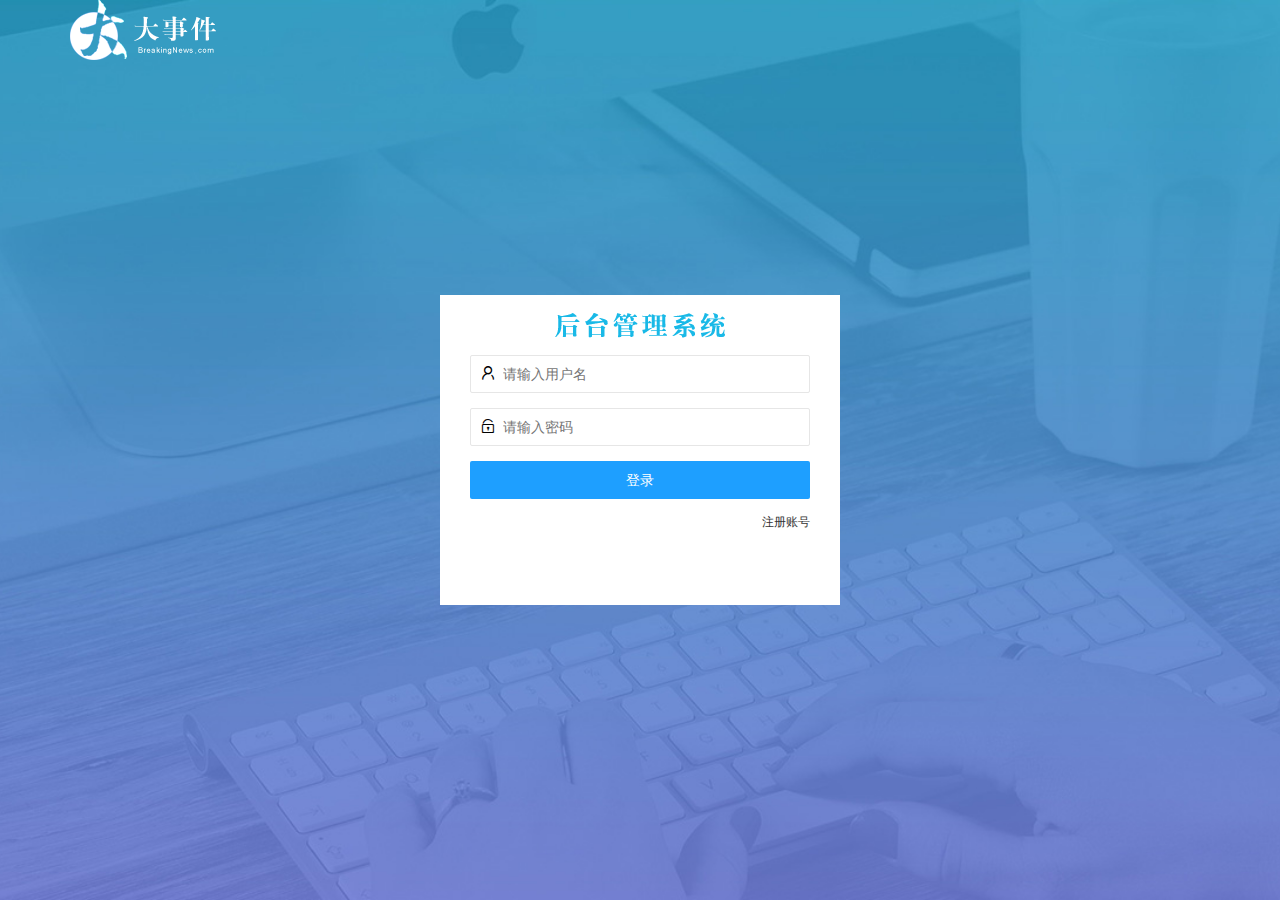
<file: login.html>
<!DOCTYPE html>
<html lang="en">

<head>
    <meta charset="UTF-8">
    <meta name="viewport" content="width=device-width, initial-scale=1.0">
    <title>大事件-登录/注册</title>
    <!-- 导入LayUI 的样式 -->
    <link rel="stylesheet" href="/assets/lib/layui/css/layui.css" />
    <!-- 导入自己的样式 -->
    <link rel="stylesheet" href="/assets/css/login.css" />
</head>

<body>
    <!-- 头部的logo区域 -->
    <div class="layui-main">
        <img src="/assets/images/logo.png" alt="" />
    </div>
    <!-- 登录注册区域 -->
    <div class="loginAndRegBox">
        <div class="title-box"> </div>
        <!-- 登录的div -->
        <div class="login-box">
            <!-- 登录的表单 -->
            <form class="layui-form" action="" id="form-login">
                <!-- 用户名 -->
                <div class="layui-form-item">
                    <i class="layui-icon layui-icon-username"></i>
                    <input type="text" name="username" required lay-verify="required" placeholder="请输入用户名" autocomplete="off" class="layui-input">
                </div>
                <!-- 密码框 -->
                <div class="layui-form-item">
                    <i class="layui-icon layui-icon-password"></i>
                    <input type="password" name="password" required lay-verify="required|pwd" placeholder="请输入密码" autocomplete="off" class="layui-input">
                </div>
                <!-- 登录按钮 -->
                <div class="layui-form-item">
                    <!-- 注意：表单提交按钮和普通按钮的区别就是 lay-submit 属性-->
                    <button class="layui-btn layui-btn-fluid  layui-btn-normal" lay-submit>登录</button>
                </div>
                <div class="layui-form-item links">
                    <a href="javascript:;" id="link_reg">注册账号</a>
                </div>
            </form>

        </div>
        <!-- 注册的div -->
        <div class="reg-box">
            <!-- 注册的表单 -->
            <form class="layui-form" id="form_reg">
                <!-- 用户名 -->
                <div class="layui-form-item">
                    <i class="layui-icon layui-icon-username"></i>
                    <input type="text" name="username" required lay-verify="required" placeholder="请输入用户名" autocomplete="off" class="layui-input">
                </div>
                <!-- 密码框 -->
                <div class="layui-form-item">
                    <i class="layui-icon layui-icon-password"></i>
                    <input type="password" name="password" required lay-verify="required|pwd" placeholder="请输入密码" autocomplete="off" class="layui-input">
                </div>
                <!-- 密码确认 -->
                <div class="layui-form-item">
                    <i class="layui-icon layui-icon-tips"></i>
                    <input type="password" name="repassword" required lay-verify="required|pwd|repwd" placeholder="再次确认密码" autocomplete="off" class="layui-input">
                </div>
                <!-- 注册按钮 -->
                <div class="layui-form-item">
                    <!-- 注意：表单提交按钮和普通按钮的区别就是 lay-submit 属性-->
                    <button class="layui-btn layui-btn-fluid  layui-btn-normal" lay-submit>注册</button>
                </div>
                <div class="layui-form-item links">
                    <a href="javascript:;" id="link_login">去登录</a>
                </div>
            </form>

        </div>
    </div>
    <!-- 导入Layui 的js文件 -->
    <script src="/assets/lib/layui/layui.all.js"></script>
    <!-- 导入 jQuqey -->
    <script src="/assets/lib/jquery.js"></script>
    <!-- 导入自己封装的函数 -->
    <script src="/assets/js/baseAPI.js"></script>
    <!-- 导入自己的js -->
    <script src="/assets/js/login.js"></script>
</body>

</html>
</file>
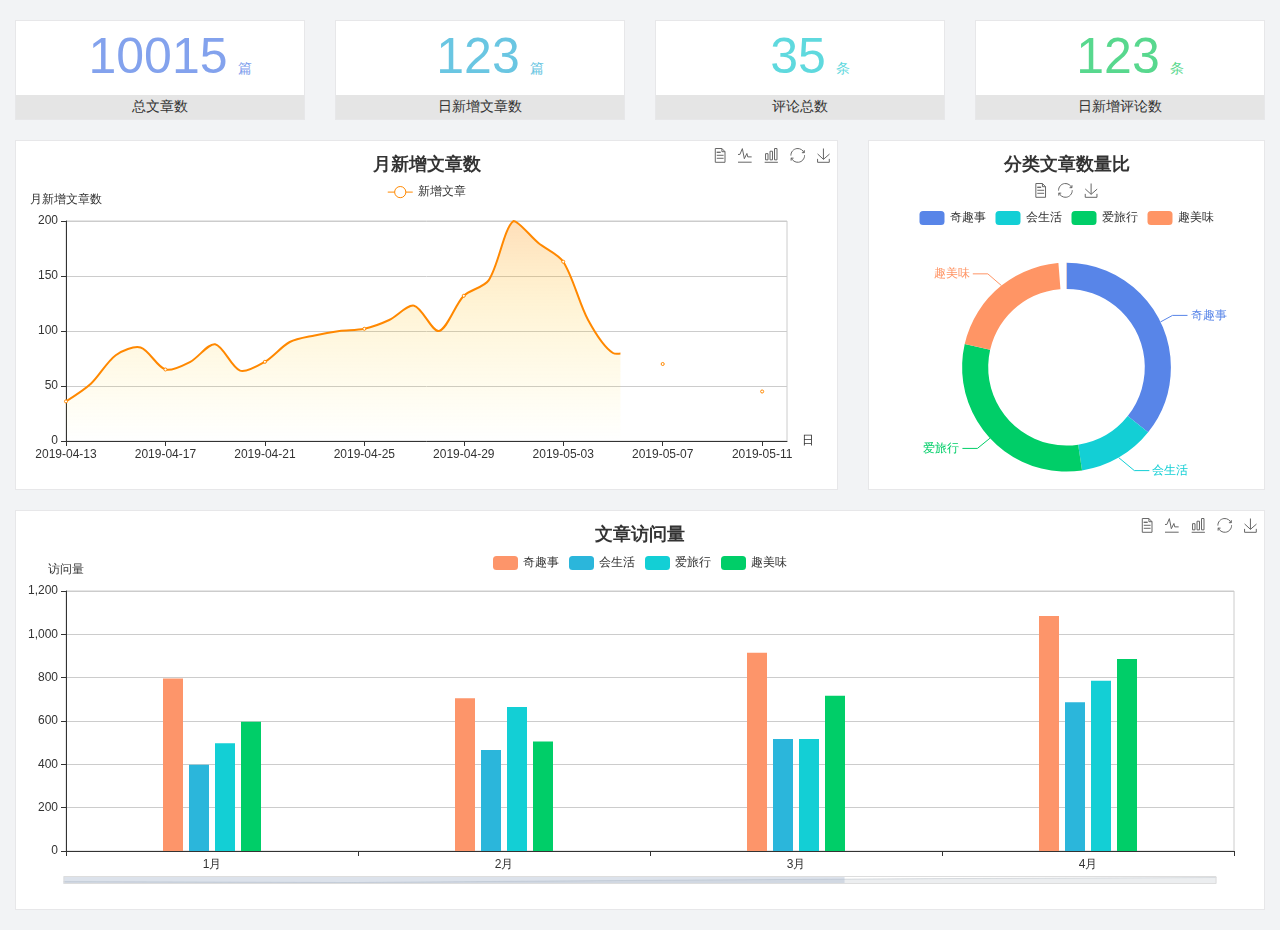
<file: home/dashboard.html>
<!DOCTYPE html>
<html lang="en">

<head>
  <meta charset="UTF-8">
  <meta name="viewport" content="width=device-width, initial-scale=1.0">
  <meta http-equiv="X-UA-Compatible" content="ie=edge">
  <title>图表统计</title>
  <link rel="stylesheet" href="../../assets/lib/bootstrap.css" />
  <link rel="stylesheet" href="../../assets/lib/main.css" />
  <script src="../../assets/lib/jquery.js"></script>
  <script type="text/javascript" src="../../assets/lib/echarts.min.js"></script>
</head>

<body>
  <div class="container-fluid">
    <div class="row spannel_list">
      <div class="col-sm-3 col-xs-6">
        <div class="spannel">
          <em>10015</em><span>篇</span>
          <b>总文章数</b>
        </div>
      </div>
      <div class="col-sm-3 col-xs-6">
        <div class="spannel scolor01">
          <em>123</em><span>篇</span>
          <b>日新增文章数</b>
        </div>
      </div>
      <div class="col-sm-3 col-xs-6">
        <div class="spannel scolor02">
          <em>35</em><span>条</span>
          <b>评论总数</b>
        </div>
      </div>
      <div class="col-sm-3 col-xs-6">
        <div class="spannel scolor03">
          <em>123</em><span>条</span>
          <b>日新增评论数</b>
        </div>
      </div>
    </div>
  </div>

  <div class="container-fluid">
    <div class="row curve-pie">
      <div class="col-lg-8 col-md-8">
        <div class="gragh_pannel" id="curve_show"></div>
      </div>
      <div class="col-lg-4 col-md-4">
        <div class="gragh_pannel" id="pie_show"></div>
      </div>
    </div>
  </div>

  <div class="container-fluid">
    <div class="column_pannel" id="column_show"></div>
  </div>

  <script>
    var oChart = echarts.init(document.getElementById('curve_show'));
    var aList_all = [
      { 'count': 36, 'date': '2019-04-13' },
      { 'count': 52, 'date': '2019-04-14' },
      { 'count': 78, 'date': '2019-04-15' },
      { 'count': 85, 'date': '2019-04-16' },
      { 'count': 65, 'date': '2019-04-17' },
      { 'count': 72, 'date': '2019-04-18' },
      { 'count': 88, 'date': '2019-04-19' },
      { 'count': 64, 'date': '2019-04-20' },
      { 'count': 72, 'date': '2019-04-21' },
      { 'count': 90, 'date': '2019-04-22' },
      { 'count': 96, 'date': '2019-04-23' },
      { 'count': 100, 'date': '2019-04-24' },
      { 'count': 102, 'date': '2019-04-25' },
      { 'count': 110, 'date': '2019-04-26' },
      { 'count': 123, 'date': '2019-04-27' },
      { 'count': 100, 'date': '2019-04-28' },
      { 'count': 132, 'date': '2019-04-29' },
      { 'count': 146, 'date': '2019-04-30' },
      { 'count': 200, 'date': '2019-05-01' },
      { 'count': 180, 'date': '2019-05-02' },
      { 'count': 163, 'date': '2019-05-03' },
      { 'count': 110, 'date': '2019-05-04' },
      { 'count': 80, 'date': '2019-05-05' },
      { 'count': 82, 'date': '2019-05-06' },
      { 'count': 70, 'date': '2019-05-07' },
      { 'count': 65, 'date': '2019-05-08' },
      { 'count': 54, 'date': '2019-05-09' },
      { 'count': 40, 'date': '2019-05-10' },
      { 'count': 45, 'date': '2019-05-11' },
      { 'count': 38, 'date': '2019-05-12' },
    ];

    let aCount = [];
    let aDate = [];

    for (var i = 0; i < aList_all.length; i++) {
      aCount.push(aList_all[i].count);
      aDate.push(aList_all[i].date);
    }

    var chartopt = {
      title: {
        text: '月新增文章数',
        left: 'center',
        top: '10'
      },
      tooltip: {
        trigger: 'axis'
      },
      legend: {
        data: ['新增文章'],
        top: '40'
      },
      toolbox: {
        show: true,
        feature: {
          mark: { show: true },
          dataView: { show: true, readOnly: false },
          magicType: { show: true, type: ['line', 'bar'] },
          restore: { show: true },
          saveAsImage: { show: true }
        }
      },
      calculable: true,
      xAxis: [
        {
          name: '日',
          type: 'category',
          boundaryGap: false,
          data: aDate
        }
      ],
      yAxis: [
        {
          name: '月新增文章数',
          type: 'value'
        }
      ],
      series: [
        {
          name: '新增文章',
          type: 'line',
          smooth: true,
          itemStyle: { normal: { areaStyle: { type: 'default' }, color: '#f80' }, lineStyle: { color: '#f80' } },
          data: aCount
        }],
      areaStyle: {
        normal: {
          color: new echarts.graphic.LinearGradient(0, 0, 0, 1, [{
            offset: 0,
            color: 'rgba(255,136,0,0.39)'
          }, {
            offset: .34,
            color: 'rgba(255,180,0,0.25)'
          }, {
            offset: 1,
            color: 'rgba(255,222,0,0.00)'
          }])

        }
      },
      grid: {
        show: true,
        x: 50,
        x2: 50,
        y: 80,
        height: 220
      }
    };

    oChart.setOption(chartopt);


    var oPie = echarts.init(document.getElementById('pie_show'));
    var oPieopt =
    {
      title: {
        top: 10,
        text: '分类文章数量比',
        x: 'center'
      },
      tooltip: {
        trigger: 'item',
        formatter: "{a} <br/>{b} : {c} ({d}%)"
      },
      color: ['#5885e8', '#13cfd5', '#00ce68', '#ff9565'],
      legend: {
        x: 'center',
        top: 65,
        data: ['奇趣事', '会生活', '爱旅行', '趣美味']
      },
      toolbox: {
        show: true,
        x: 'center',
        top: 35,
        feature: {
          mark: { show: true },
          dataView: { show: true, readOnly: false },
          magicType: {
            show: true,
            type: ['pie', 'funnel'],
            option: {
              funnel: {
                x: '25%',
                width: '50%',
                funnelAlign: 'left',
                max: 1548
              }
            }
          },
          restore: { show: true },
          saveAsImage: { show: true }
        }
      },
      calculable: true,
      series: [
        {
          name: '访问来源',
          type: 'pie',
          radius: ['45%', '60%'],
          center: ['50%', '65%'],
          data: [
            { value: 300, name: '奇趣事' },
            { value: 100, name: '会生活' },
            { value: 260, name: '爱旅行' },
            { value: 180, name: '趣美味' }
          ]
        }
      ]
    };
    oPie.setOption(oPieopt);



    var oColumn = this.echarts.init(document.getElementById('column_show'));
    var oColumnopt =
    {
      title: {
        text: '文章访问量',
        left: 'center',
        top: '10'
      },
      tooltip: {
        trigger: 'axis'
      },
      legend: {
        data: ['奇趣事', '会生活', '爱旅行', '趣美味'],
        top: '40'
      },
      toolbox: {
        show: true,
        feature: {
          mark: { show: true },
          dataView: { show: true, readOnly: false },
          magicType: { show: true, type: ['line', 'bar'] },
          restore: { show: true },
          saveAsImage: { show: true }
        }
      },
      calculable: true,
      xAxis: [
        {
          type: 'category',
          data: ['1月', '2月', '3月', '4月', '5月']
        }
      ],
      yAxis: [
        {
          name: '访问量',
          type: 'value'
        }
      ],
      series: [
        {
          name: '奇趣事',
          type: 'bar',
          barWidth: 20,
          itemStyle: {
            normal: { areaStyle: { type: 'default' }, color: '#fd956a' }
          },
          data: [800, 708, 920, 1090, 1200]
        },
        {
          name: '会生活',
          type: 'bar',
          barWidth: 20,
          itemStyle: {
            normal: { areaStyle: { type: 'default' }, color: '#2bb6db' }
          },
          data: [400, 468, 520, 690, 800]
        },
        {
          name: '爱旅行',
          type: 'bar',
          barWidth: 20,
          itemStyle: {
            normal: { areaStyle: { type: 'default' }, color: '#13cfd5' }
          },
          data: [500, 668, 520, 790, 900]
        },
        {
          name: '趣美味',
          type: 'bar',
          barWidth: 20,
          itemStyle: {
            normal: { areaStyle: { type: 'default' }, color: '#00ce68' }
          },
          data: [600, 508, 720, 890, 1000]
        }
      ],
      grid: {
        show: true,
        x: 50,
        x2: 30,
        y: 80,
        height: 260
      },
      dataZoom: [//给x轴设置滚动条
        {
          start: 0,//默认为0
          end: 100 - 1000 / 31,//默认为100
          type: 'slider',
          show: true,
          xAxisIndex: [0],
          handleSize: 0,//滑动条的 左右2个滑动条的大小
          height: 8,//组件高度
          left: 45, //左边的距离
          right: 50,//右边的距离
          bottom: 26,//右边的距离
          handleColor: '#ddd',//h滑动图标的颜色
          handleStyle: {
            borderColor: "#cacaca",
            borderWidth: "1",
            shadowBlur: 2,
            background: "#ddd",
            shadowColor: "#ddd",
          }
        }]
    };
    oColumn.setOption(oColumnopt);
  </script>
</body>

</html>
</file>
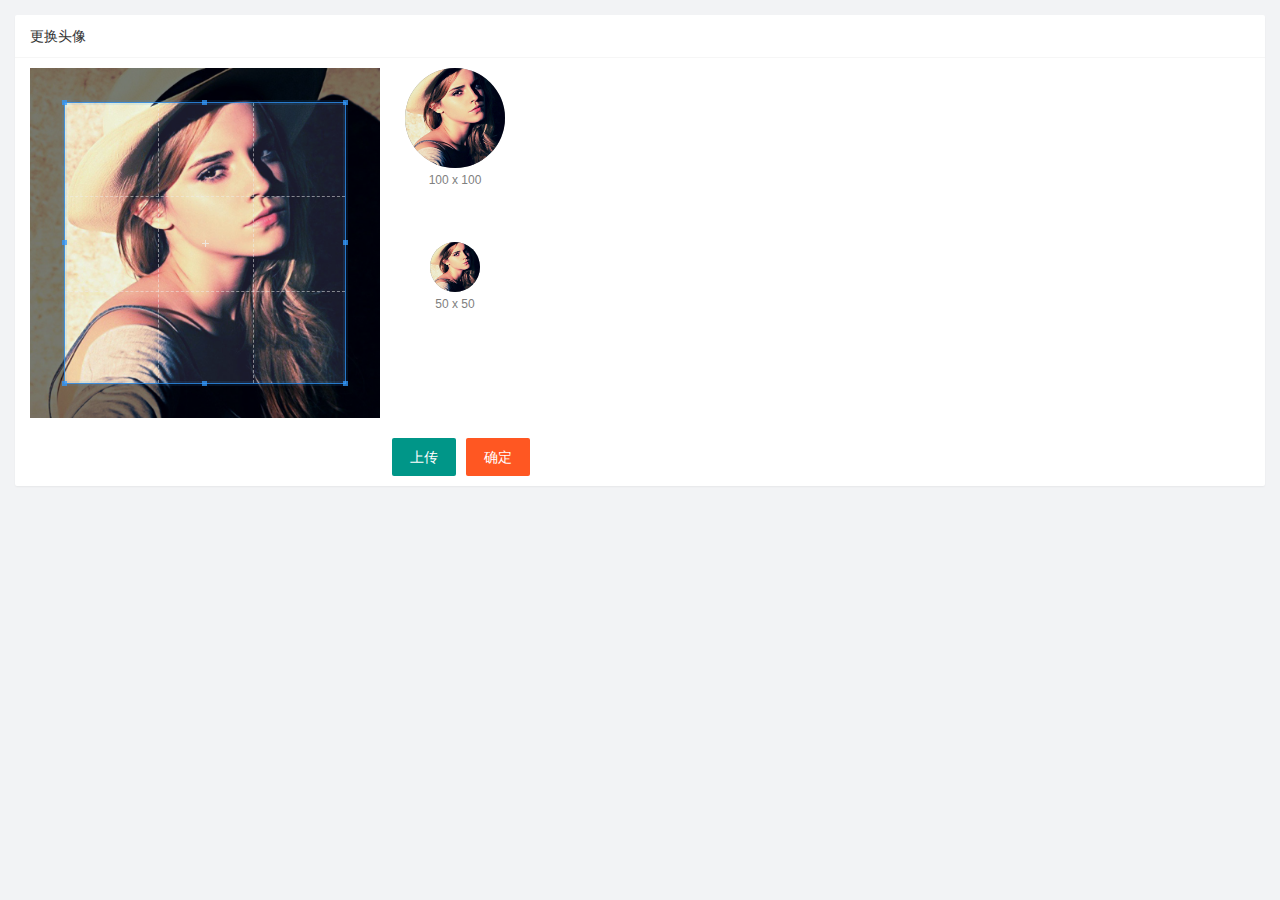
<file: user/user.avatar.html>
<!DOCTYPE html>
<html lang="en">

<head>
    <meta charset="UTF-8">
    <meta name="viewport" content="width=device-width, initial-scale=1.0">
    <title>Document</title>
    <link rel="stylesheet" href="/assets/lib/layui/css/layui.css" />
    <link rel="stylesheet" href="/assets/lib/cropper/cropper.css">
    <link rel="stylesheet" href="/assets/css/user/user_avatar.css" />
</head>

<body>
    <div class="layui-card">
        <div class="layui-card-header">更换头像</div>
        <div class="layui-card-body">
            <!-- 第一行的图片裁剪和预览区域 -->
            <div class="row1">
                <!-- 图片裁剪区域 -->
                <div class="cropper-box">
                    <!-- 这个 img 标签很重要，将来会把它初始化为裁剪区域 -->
                    <img id="image" src="/assets/images/sample.jpg" />
                </div>
                <!-- 图片的预览区域 -->
                <div class="preview-box">
                    <div>
                        <!-- 宽高为 100px 的预览区域 -->
                        <div class="img-preview w100"></div>
                        <p class="size">100 x 100</p>
                    </div>
                    <div>
                        <!-- 宽高为 50px 的预览区域 -->
                        <div class="img-preview w50"></div>
                        <p class="size">50 x 50</p>
                    </div>
                </div>
            </div>

            <!-- 第二行的按钮区域 -->
            <div class="row2">
                <input type="file" id="file" accept="image/png" />
                <button type="button" class="layui-btn" id="btn">上传</button>
                <button type="button" class="layui-btn layui-btn-danger" id="btnUpload">确定</button>
            </div>
        </div>
    </div>
    <script src="/assets/lib/layui/layui.all.js"></script>
    <script src="/assets/lib/jquery.js"></script>
    <script src="/assets/lib/cropper/Cropper.js"></script>
    <script src="/assets/lib/cropper/jquery-cropper.js"></script>
    <script src="/assets/js/baseAPI.js"></script>
    <script src="/assets/js/avatar.js"></script>
</body>

</html>
</file>
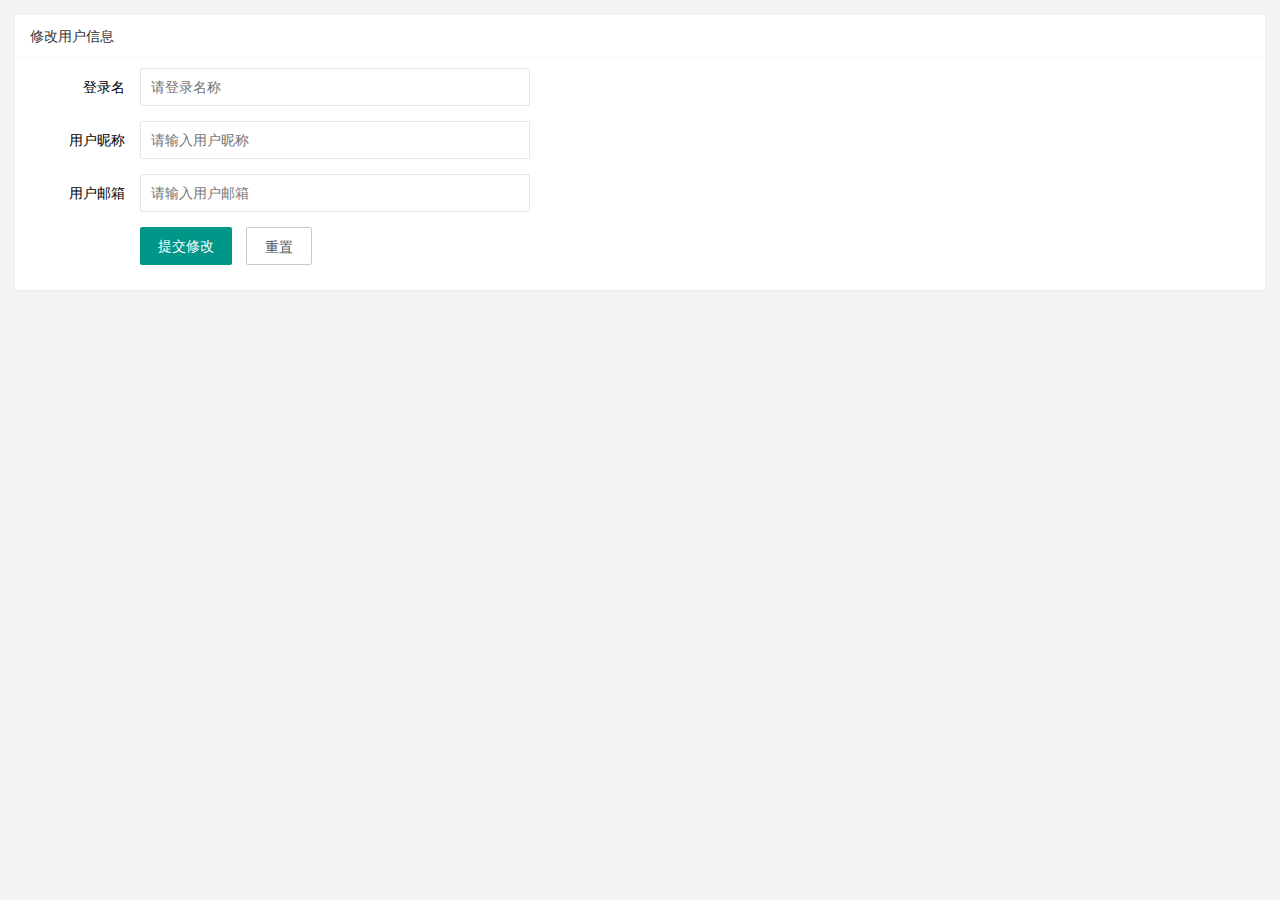
<file: user/user_inof.html>
<!DOCTYPE html>
<html lang="en">

<head>
    <meta charset="UTF-8">
    <meta name="viewport" content="width=device-width, initial-scale=1.0">
    <title>Document</title>
    <link rel="stylesheet" href="/assets/lib/layui/css/layui.css">
    <link rel="stylesheet" href="/assets/css/user/userinfo.css" />

</head>

<body>
    <div class="layui-card">
        <div class="layui-card-header">修改用户信息</div>
        <div class="layui-card-body">
            <form class="layui-form" lay-filter="formUserInfo">
                <input type="hidden" name="id" />
                <div class="layui-form-item">
                    <label class="layui-form-label">登录名</label>
                    <div class="layui-input-block">
                        <input type="text" name="username" required lay-verify="required" placeholder="请登录名称" autocomplete="off" class="layui-input" readonly>
                    </div>
                </div>
                <div class="layui-form-item">
                    <label class="layui-form-label">用户昵称</label>
                    <div class="layui-input-block">
                        <input type="text" name="nickname" required lay-verify="required|nickname" placeholder="请输入用户昵称" autocomplete="off" class="layui-input">
                    </div>
                </div>
                <div class="layui-form-item">
                    <label class="layui-form-label">用户邮箱</label>
                    <div class="layui-input-block">
                        <input type="text" name="email" required lay-verify="required|email" placeholder="请输入用户邮箱" autocomplete="off" class="layui-input">
                    </div>
                </div>
                <div class="layui-form-item">
                    <div class="layui-input-block">
                        <button class="layui-btn" lay-submit lay-filter="formDemo">提交修改</button>
                        <button type="reset" class="layui-btn layui-btn-primary">重置</button>
                    </div>
                </div>
            </form>
        </div>
    </div>
    <script src="/assets/lib/layui/layui.all.js" /></script>
    <script src="/assets/lib/jquery.js" /></script>
    <script src="/assets/js/baseAPI.js" /></script>
    <script src="/assets/js/user.js" /></script>
</body>

</html>
</file>
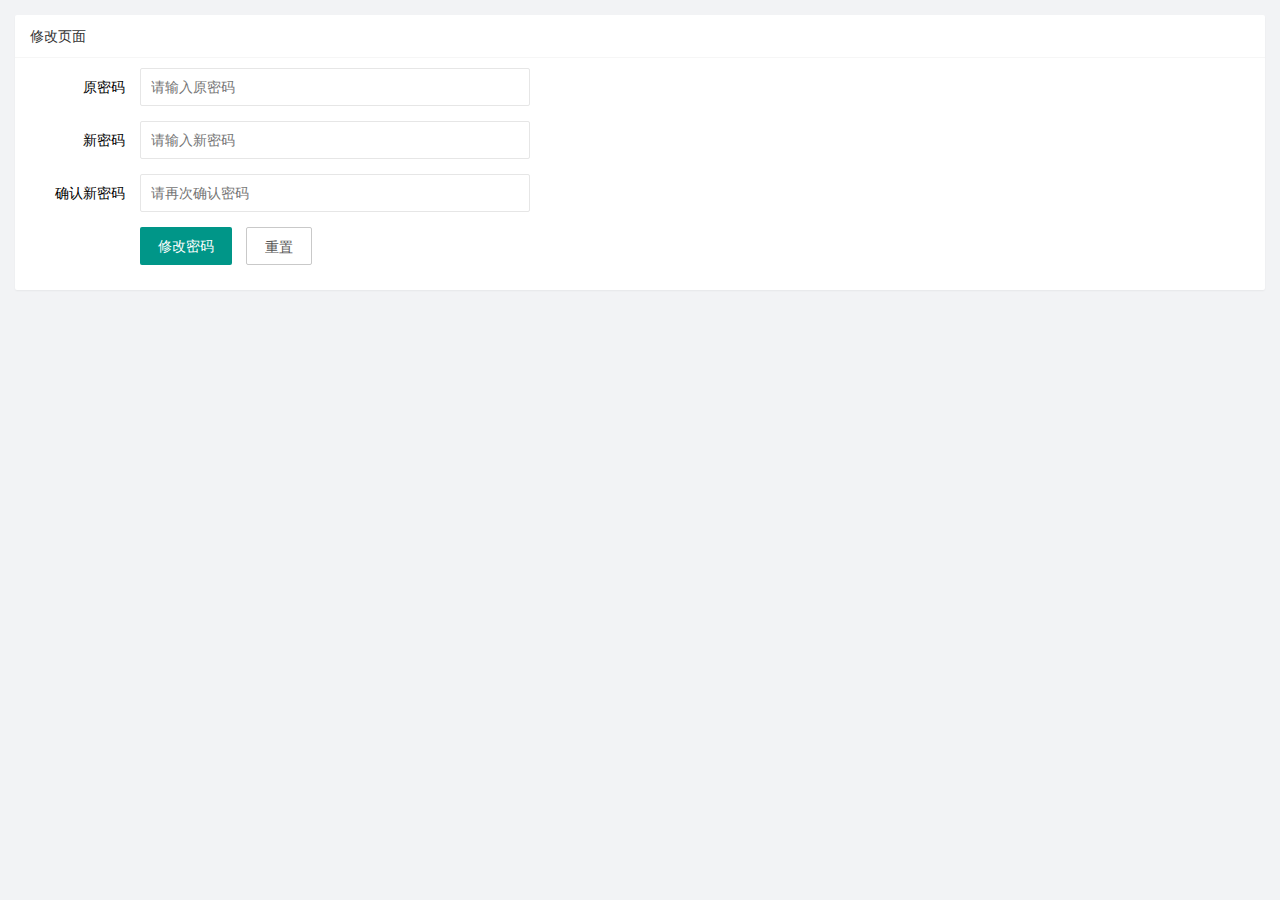
<file: user/user_pwd.html>
<!DOCTYPE html>
<html lang="en">

<head>
    <meta charset="UTF-8">
    <meta name="viewport" content="width=device-width, initial-scale=1.0">
    <title>Document</title>
    <link rel="stylesheet" href="/assets/lib/layui/css/layui.css" />
    <link rel="stylesheet" href="/assets/css/user/user_pwd.css">

</head>

<body>
    <div class="layui-card">
        <div class="layui-card-header">修改页面</div>
        <div class="layui-card-body">
            <form class="layui-form">
                <div class="layui-form-item">
                    <label class="layui-form-label">原密码</label>
                    <div class="layui-input-block">
                        <input type="password" name="oldPwd" required lay-verify="required|pwd" placeholder="请输入原密码" autocomplete="off" class="layui-input">
                    </div>
                </div>
                <div class="layui-form-item">
                    <label class="layui-form-label">新密码</label>
                    <div class="layui-input-block">
                        <input type="password" name="newPwd" required lay-verify="required|pwd|samePwd" placeholder="请输入新密码" autocomplete="off" class="layui-input">
                    </div>
                </div>
                <div class="layui-form-item">
                    <label class="layui-form-label">确认新密码</label>
                    <div class="layui-input-block">
                        <input type="password" name="rePwd" required lay-verify="required|pwd|rePwd" placeholder="请再次确认密码" autocomplete="off" class="layui-input">
                    </div>
                </div>
                <div class="layui-form-item">
                    <div class="layui-input-block">
                        <button class="layui-btn" lay-submit lay-filter="formDemo">修改密码</button>
                        <button type="reset" class="layui-btn layui-btn-primary">重置</button>
                    </div>
                </div>
            </form>
        </div>
    </div>
    <script src="/assets/lib/layui/layui.all.js"></script>
    <script src="/assets/lib/jquery.js"></script>
    <script src="/assets/js/baseAPI.js"></script>
    <script src="/assets/js/pwd.js"></script>
</body>

</html>
</file>
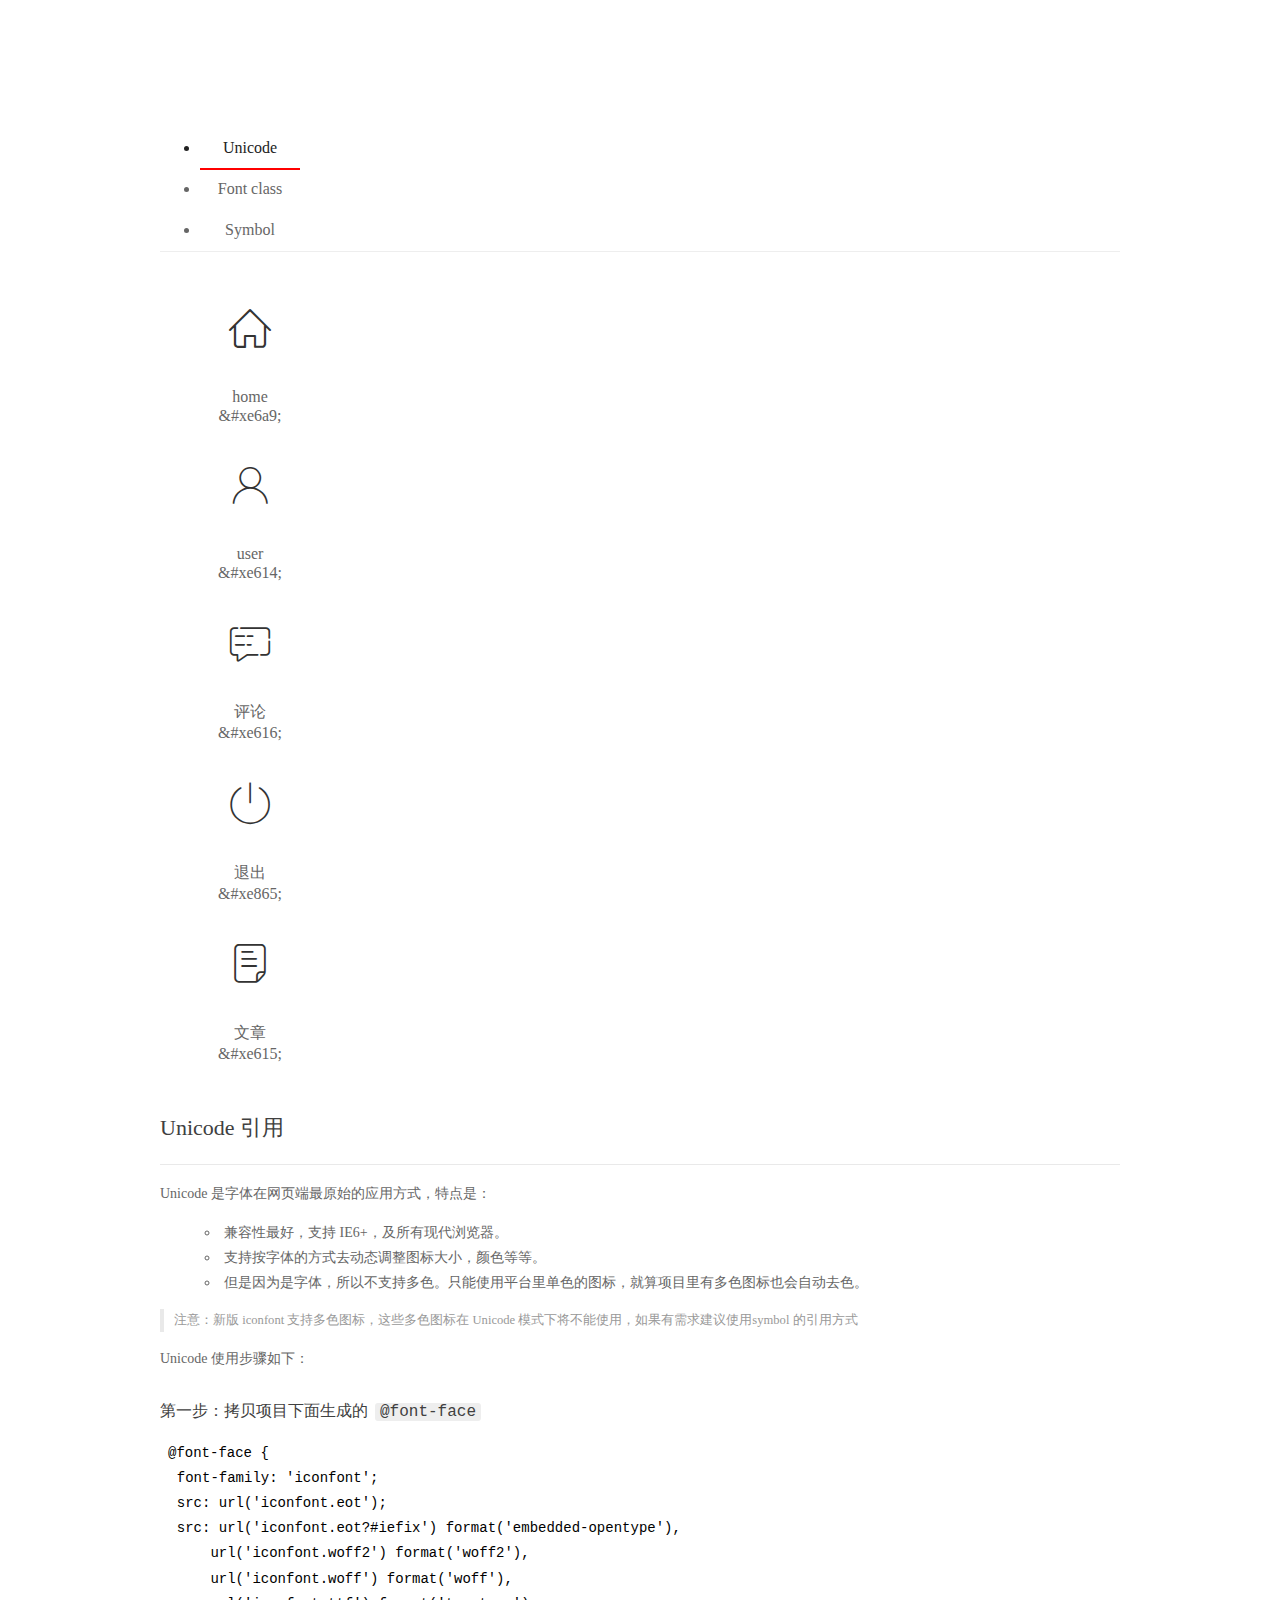
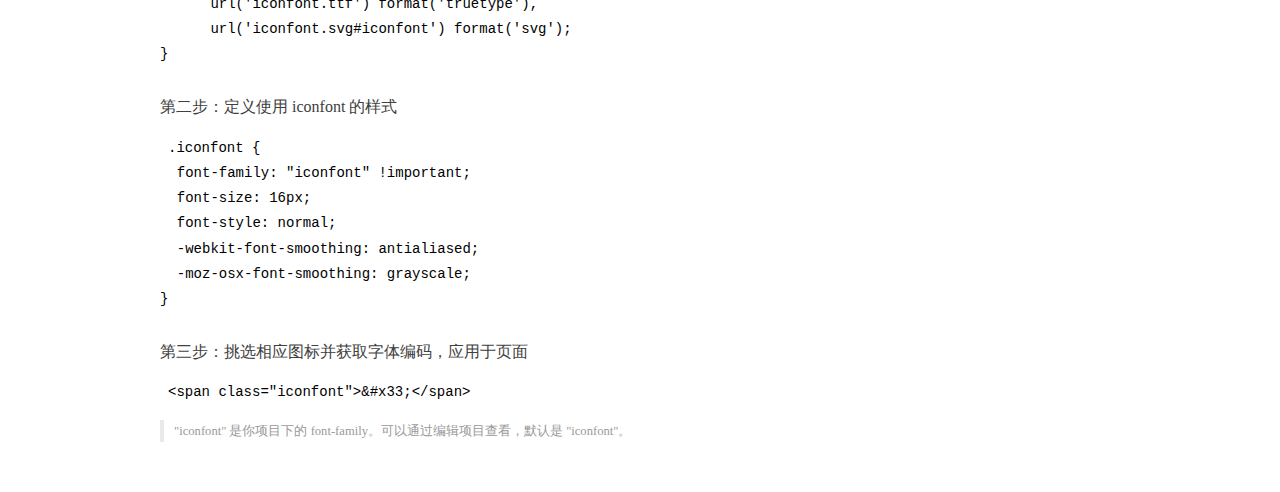
<file: assets/fonts/demo_index.html>
<!DOCTYPE html>
<html>
<head>
  <meta charset="utf-8"/>
  <title>IconFont Demo</title>
  <link rel="shortcut icon" href="https://gtms04.alicdn.com/tps/i4/TB1_oz6GVXXXXaFXpXXJDFnIXXX-64-64.ico" type="image/x-icon"/>
  <link rel="stylesheet" href="https://g.alicdn.com/thx/cube/1.3.2/cube.min.css">
  <link rel="stylesheet" href="demo.css">
  <link rel="stylesheet" href="iconfont.css">
  <script src="iconfont.js"></script>
  <!-- jQuery -->
  <script src="https://a1.alicdn.com/oss/uploads/2018/12/26/7bfddb60-08e8-11e9-9b04-53e73bb6408b.js"></script>
  <!-- 代码高亮 -->
  <script src="https://a1.alicdn.com/oss/uploads/2018/12/26/a3f714d0-08e6-11e9-8a15-ebf944d7534c.js"></script>
</head>
<body>
  <div class="main">
    <h1 class="logo"><a href="https://www.iconfont.cn/" title="iconfont 首页" target="_blank">&#xe86b;</a></h1>
    <div class="nav-tabs">
      <ul id="tabs" class="dib-box">
        <li class="dib active"><span>Unicode</span></li>
        <li class="dib"><span>Font class</span></li>
        <li class="dib"><span>Symbol</span></li>
      </ul>
      
    </div>
    <div class="tab-container">
      <div class="content unicode" style="display: block;">
          <ul class="icon_lists dib-box">
          
            <li class="dib">
              <span class="icon iconfont">&#xe6a9;</span>
                <div class="name">home</div>
                <div class="code-name">&amp;#xe6a9;</div>
              </li>
          
            <li class="dib">
              <span class="icon iconfont">&#xe614;</span>
                <div class="name">user</div>
                <div class="code-name">&amp;#xe614;</div>
              </li>
          
            <li class="dib">
              <span class="icon iconfont">&#xe616;</span>
                <div class="name">评论</div>
                <div class="code-name">&amp;#xe616;</div>
              </li>
          
            <li class="dib">
              <span class="icon iconfont">&#xe865;</span>
                <div class="name">退出</div>
                <div class="code-name">&amp;#xe865;</div>
              </li>
          
            <li class="dib">
              <span class="icon iconfont">&#xe615;</span>
                <div class="name">文章</div>
                <div class="code-name">&amp;#xe615;</div>
              </li>
          
          </ul>
          <div class="article markdown">
          <h2 id="unicode-">Unicode 引用</h2>
          <hr>

          <p>Unicode 是字体在网页端最原始的应用方式，特点是：</p>
          <ul>
            <li>兼容性最好，支持 IE6+，及所有现代浏览器。</li>
            <li>支持按字体的方式去动态调整图标大小，颜色等等。</li>
            <li>但是因为是字体，所以不支持多色。只能使用平台里单色的图标，就算项目里有多色图标也会自动去色。</li>
          </ul>
          <blockquote>
            <p>注意：新版 iconfont 支持多色图标，这些多色图标在 Unicode 模式下将不能使用，如果有需求建议使用symbol 的引用方式</p>
          </blockquote>
          <p>Unicode 使用步骤如下：</p>
          <h3 id="-font-face">第一步：拷贝项目下面生成的 <code>@font-face</code></h3>
<pre><code class="language-css"
>@font-face {
  font-family: 'iconfont';
  src: url('iconfont.eot');
  src: url('iconfont.eot?#iefix') format('embedded-opentype'),
      url('iconfont.woff2') format('woff2'),
      url('iconfont.woff') format('woff'),
      url('iconfont.ttf') format('truetype'),
      url('iconfont.svg#iconfont') format('svg');
}
</code></pre>
          <h3 id="-iconfont-">第二步：定义使用 iconfont 的样式</h3>
<pre><code class="language-css"
>.iconfont {
  font-family: "iconfont" !important;
  font-size: 16px;
  font-style: normal;
  -webkit-font-smoothing: antialiased;
  -moz-osx-font-smoothing: grayscale;
}
</code></pre>
          <h3 id="-">第三步：挑选相应图标并获取字体编码，应用于页面</h3>
<pre>
<code class="language-html"
>&lt;span class="iconfont"&gt;&amp;#x33;&lt;/span&gt;
</code></pre>
          <blockquote>
            <p>"iconfont" 是你项目下的 font-family。可以通过编辑项目查看，默认是 "iconfont"。</p>
          </blockquote>
          </div>
      </div>
      <div class="content font-class">
        <ul class="icon_lists dib-box">
          
          <li class="dib">
            <span class="icon iconfont icon-home"></span>
            <div class="name">
              home
            </div>
            <div class="code-name">.icon-home
            </div>
          </li>
          
          <li class="dib">
            <span class="icon iconfont icon-user"></span>
            <div class="name">
              user
            </div>
            <div class="code-name">.icon-user
            </div>
          </li>
          
          <li class="dib">
            <span class="icon iconfont icon-pinglun"></span>
            <div class="name">
              评论
            </div>
            <div class="code-name">.icon-pinglun
            </div>
          </li>
          
          <li class="dib">
            <span class="icon iconfont icon-tuichu"></span>
            <div class="name">
              退出
            </div>
            <div class="code-name">.icon-tuichu
            </div>
          </li>
          
          <li class="dib">
            <span class="icon iconfont icon-16"></span>
            <div class="name">
              文章
            </div>
            <div class="code-name">.icon-16
            </div>
          </li>
          
        </ul>
        <div class="article markdown">
        <h2 id="font-class-">font-class 引用</h2>
        <hr>

        <p>font-class 是 Unicode 使用方式的一种变种，主要是解决 Unicode 书写不直观，语意不明确的问题。</p>
        <p>与 Unicode 使用方式相比，具有如下特点：</p>
        <ul>
          <li>兼容性良好，支持 IE8+，及所有现代浏览器。</li>
          <li>相比于 Unicode 语意明确，书写更直观。可以很容易分辨这个 icon 是什么。</li>
          <li>因为使用 class 来定义图标，所以当要替换图标时，只需要修改 class 里面的 Unicode 引用。</li>
          <li>不过因为本质上还是使用的字体，所以多色图标还是不支持的。</li>
        </ul>
        <p>使用步骤如下：</p>
        <h3 id="-fontclass-">第一步：引入项目下面生成的 fontclass 代码：</h3>
<pre><code class="language-html">&lt;link rel="stylesheet" href="./iconfont.css"&gt;
</code></pre>
        <h3 id="-">第二步：挑选相应图标并获取类名，应用于页面：</h3>
<pre><code class="language-html">&lt;span class="iconfont icon-xxx"&gt;&lt;/span&gt;
</code></pre>
        <blockquote>
          <p>"
            iconfont" 是你项目下的 font-family。可以通过编辑项目查看，默认是 "iconfont"。</p>
        </blockquote>
      </div>
      </div>
      <div class="content symbol">
          <ul class="icon_lists dib-box">
          
            <li class="dib">
                <svg class="icon svg-icon" aria-hidden="true">
                  <use xlink:href="#icon-home"></use>
                </svg>
                <div class="name">home</div>
                <div class="code-name">#icon-home</div>
            </li>
          
            <li class="dib">
                <svg class="icon svg-icon" aria-hidden="true">
                  <use xlink:href="#icon-user"></use>
                </svg>
                <div class="name">user</div>
                <div class="code-name">#icon-user</div>
            </li>
          
            <li class="dib">
                <svg class="icon svg-icon" aria-hidden="true">
                  <use xlink:href="#icon-pinglun"></use>
                </svg>
                <div class="name">评论</div>
                <div class="code-name">#icon-pinglun</div>
            </li>
          
            <li class="dib">
                <svg class="icon svg-icon" aria-hidden="true">
                  <use xlink:href="#icon-tuichu"></use>
                </svg>
                <div class="name">退出</div>
                <div class="code-name">#icon-tuichu</div>
            </li>
          
            <li class="dib">
                <svg class="icon svg-icon" aria-hidden="true">
                  <use xlink:href="#icon-16"></use>
                </svg>
                <div class="name">文章</div>
                <div class="code-name">#icon-16</div>
            </li>
          
          </ul>
          <div class="article markdown">
          <h2 id="symbol-">Symbol 引用</h2>
          <hr>

          <p>这是一种全新的使用方式，应该说这才是未来的主流，也是平台目前推荐的用法。相关介绍可以参考这篇<a href="">文章</a>
            这种用法其实是做了一个 SVG 的集合，与另外两种相比具有如下特点：</p>
          <ul>
            <li>支持多色图标了，不再受单色限制。</li>
            <li>通过一些技巧，支持像字体那样，通过 <code>font-size</code>, <code>color</code> 来调整样式。</li>
            <li>兼容性较差，支持 IE9+，及现代浏览器。</li>
            <li>浏览器渲染 SVG 的性能一般，还不如 png。</li>
          </ul>
          <p>使用步骤如下：</p>
          <h3 id="-symbol-">第一步：引入项目下面生成的 symbol 代码：</h3>
<pre><code class="language-html">&lt;script src="./iconfont.js"&gt;&lt;/script&gt;
</code></pre>
          <h3 id="-css-">第二步：加入通用 CSS 代码（引入一次就行）：</h3>
<pre><code class="language-html">&lt;style&gt;
.icon {
  width: 1em;
  height: 1em;
  vertical-align: -0.15em;
  fill: currentColor;
  overflow: hidden;
}
&lt;/style&gt;
</code></pre>
          <h3 id="-">第三步：挑选相应图标并获取类名，应用于页面：</h3>
<pre><code class="language-html">&lt;svg class="icon" aria-hidden="true"&gt;
  &lt;use xlink:href="#icon-xxx"&gt;&lt;/use&gt;
&lt;/svg&gt;
</code></pre>
          </div>
      </div>

    </div>
  </div>
  <script>
  $(document).ready(function () {
      $('.tab-container .content:first').show()

      $('#tabs li').click(function (e) {
        var tabContent = $('.tab-container .content')
        var index = $(this).index()

        if ($(this).hasClass('active')) {
          return
        } else {
          $('#tabs li').removeClass('active')
          $(this).addClass('active')

          tabContent.hide().eq(index).fadeIn()
        }
      })
    })
  </script>
</body>
</html>
</file>
<file: assets/lib/layui/css/layui.css>
/** layui-v2.5.5 MIT License By https://www.layui.com */
 .layui-inline,img{display:inline-block;vertical-align:middle}h1,h2,h3,h4,h5,h6{font-weight:400}.layui-edge,.layui-header,.layui-inline,.layui-main{position:relative}.layui-body,.layui-edge,.layui-elip{overflow:hidden}.layui-btn,.layui-edge,.layui-inline,img{vertical-align:middle}.layui-btn,.layui-disabled,.layui-icon,.layui-unselect{-moz-user-select:none;-webkit-user-select:none;-ms-user-select:none}.layui-elip,.layui-form-checkbox span,.layui-form-pane .layui-form-label{text-overflow:ellipsis;white-space:nowrap}.layui-breadcrumb,.layui-tree-btnGroup{visibility:hidden}blockquote,body,button,dd,div,dl,dt,form,h1,h2,h3,h4,h5,h6,input,li,ol,p,pre,td,textarea,th,ul{margin:0;padding:0;-webkit-tap-highlight-color:rgba(0,0,0,0)}a:active,a:hover{outline:0}img{border:none}li{list-style:none}table{border-collapse:collapse;border-spacing:0}h4,h5,h6{font-size:100%}button,input,optgroup,option,select,textarea{font-family:inherit;font-size:inherit;font-style:inherit;font-weight:inherit;outline:0}pre{white-space:pre-wrap;white-space:-moz-pre-wrap;white-space:-pre-wrap;white-space:-o-pre-wrap;word-wrap:break-word}body{line-height:24px;font:14px Helvetica Neue,Helvetica,PingFang SC,Tahoma,Arial,sans-serif}hr{height:1px;margin:10px 0;border:0;clear:both}a{color:#333;text-decoration:none}a:hover{color:#777}a cite{font-style:normal;*cursor:pointer}.layui-border-box,.layui-border-box *{box-sizing:border-box}.layui-box,.layui-box *{box-sizing:content-box}.layui-clear{clear:both;*zoom:1}.layui-clear:after{content:'\20';clear:both;*zoom:1;display:block;height:0}.layui-inline{*display:inline;*zoom:1}.layui-edge{display:inline-block;width:0;height:0;border-width:6px;border-style:dashed;border-color:transparent}.layui-edge-top{top:-4px;border-bottom-color:#999;border-bottom-style:solid}.layui-edge-right{border-left-color:#999;border-left-style:solid}.layui-edge-bottom{top:2px;border-top-color:#999;border-top-style:solid}.layui-edge-left{border-right-color:#999;border-right-style:solid}.layui-disabled,.layui-disabled:hover{color:#d2d2d2!important;cursor:not-allowed!important}.layui-circle{border-radius:100%}.layui-show{display:block!important}.layui-hide{display:none!important}@font-face{font-family:layui-icon;src:url(../font/iconfont.eot?v=250);src:url(../font/iconfont.eot?v=250#iefix) format('embedded-opentype'),url(../font/iconfont.woff2?v=250) format('woff2'),url(../font/iconfont.woff?v=250) format('woff'),url(../font/iconfont.ttf?v=250) format('truetype'),url(../font/iconfont.svg?v=250#layui-icon) format('svg')}.layui-icon{font-family:layui-icon!important;font-size:16px;font-style:normal;-webkit-font-smoothing:antialiased;-moz-osx-font-smoothing:grayscale}.layui-icon-reply-fill:before{content:"\e611"}.layui-icon-set-fill:before{content:"\e614"}.layui-icon-menu-fill:before{content:"\e60f"}.layui-icon-search:before{content:"\e615"}.layui-icon-share:before{content:"\e641"}.layui-icon-set-sm:before{content:"\e620"}.layui-icon-engine:before{content:"\e628"}.layui-icon-close:before{content:"\1006"}.layui-icon-close-fill:before{content:"\1007"}.layui-icon-chart-screen:before{content:"\e629"}.layui-icon-star:before{content:"\e600"}.layui-icon-circle-dot:before{content:"\e617"}.layui-icon-chat:before{content:"\e606"}.layui-icon-release:before{content:"\e609"}.layui-icon-list:before{content:"\e60a"}.layui-icon-chart:before{content:"\e62c"}.layui-icon-ok-circle:before{content:"\1005"}.layui-icon-layim-theme:before{content:"\e61b"}.layui-icon-table:before{content:"\e62d"}.layui-icon-right:before{content:"\e602"}.layui-icon-left:before{content:"\e603"}.layui-icon-cart-simple:before{content:"\e698"}.layui-icon-face-cry:before{content:"\e69c"}.layui-icon-face-smile:before{content:"\e6af"}.layui-icon-survey:before{content:"\e6b2"}.layui-icon-tree:before{content:"\e62e"}.layui-icon-upload-circle:before{content:"\e62f"}.layui-icon-add-circle:before{content:"\e61f"}.layui-icon-download-circle:before{content:"\e601"}.layui-icon-templeate-1:before{content:"\e630"}.layui-icon-util:before{content:"\e631"}.layui-icon-face-surprised:before{content:"\e664"}.layui-icon-edit:before{content:"\e642"}.layui-icon-speaker:before{content:"\e645"}.layui-icon-down:before{content:"\e61a"}.layui-icon-file:before{content:"\e621"}.layui-icon-layouts:before{content:"\e632"}.layui-icon-rate-half:before{content:"\e6c9"}.layui-icon-add-circle-fine:before{content:"\e608"}.layui-icon-prev-circle:before{content:"\e633"}.layui-icon-read:before{content:"\e705"}.layui-icon-404:before{content:"\e61c"}.layui-icon-carousel:before{content:"\e634"}.layui-icon-help:before{content:"\e607"}.layui-icon-code-circle:before{content:"\e635"}.layui-icon-water:before{content:"\e636"}.layui-icon-username:before{content:"\e66f"}.layui-icon-find-fill:before{content:"\e670"}.layui-icon-about:before{content:"\e60b"}.layui-icon-location:before{content:"\e715"}.layui-icon-up:before{content:"\e619"}.layui-icon-pause:before{content:"\e651"}.layui-icon-date:before{content:"\e637"}.layui-icon-layim-uploadfile:before{content:"\e61d"}.layui-icon-delete:before{content:"\e640"}.layui-icon-play:before{content:"\e652"}.layui-icon-top:before{content:"\e604"}.layui-icon-friends:before{content:"\e612"}.layui-icon-refresh-3:before{content:"\e9aa"}.layui-icon-ok:before{content:"\e605"}.layui-icon-layer:before{content:"\e638"}.layui-icon-face-smile-fine:before{content:"\e60c"}.layui-icon-dollar:before{content:"\e659"}.layui-icon-group:before{content:"\e613"}.layui-icon-layim-download:before{content:"\e61e"}.layui-icon-picture-fine:before{content:"\e60d"}.layui-icon-link:before{content:"\e64c"}.layui-icon-diamond:before{content:"\e735"}.layui-icon-log:before{content:"\e60e"}.layui-icon-rate-solid:before{content:"\e67a"}.layui-icon-fonts-del:before{content:"\e64f"}.layui-icon-unlink:before{content:"\e64d"}.layui-icon-fonts-clear:before{content:"\e639"}.layui-icon-triangle-r:before{content:"\e623"}.layui-icon-circle:before{content:"\e63f"}.layui-icon-radio:before{content:"\e643"}.layui-icon-align-center:before{content:"\e647"}.layui-icon-align-right:before{content:"\e648"}.layui-icon-align-left:before{content:"\e649"}.layui-icon-loading-1:before{content:"\e63e"}.layui-icon-return:before{content:"\e65c"}.layui-icon-fonts-strong:before{content:"\e62b"}.layui-icon-upload:before{content:"\e67c"}.layui-icon-dialogue:before{content:"\e63a"}.layui-icon-video:before{content:"\e6ed"}.layui-icon-headset:before{content:"\e6fc"}.layui-icon-cellphone-fine:before{content:"\e63b"}.layui-icon-add-1:before{content:"\e654"}.layui-icon-face-smile-b:before{content:"\e650"}.layui-icon-fonts-html:before{content:"\e64b"}.layui-icon-form:before{content:"\e63c"}.layui-icon-cart:before{content:"\e657"}.layui-icon-camera-fill:before{content:"\e65d"}.layui-icon-tabs:before{content:"\e62a"}.layui-icon-fonts-code:before{content:"\e64e"}.layui-icon-fire:before{content:"\e756"}.layui-icon-set:before{content:"\e716"}.layui-icon-fonts-u:before{content:"\e646"}.layui-icon-triangle-d:before{content:"\e625"}.layui-icon-tips:before{content:"\e702"}.layui-icon-picture:before{content:"\e64a"}.layui-icon-more-vertical:before{content:"\e671"}.layui-icon-flag:before{content:"\e66c"}.layui-icon-loading:before{content:"\e63d"}.layui-icon-fonts-i:before{content:"\e644"}.layui-icon-refresh-1:before{content:"\e666"}.layui-icon-rmb:before{content:"\e65e"}.layui-icon-home:before{content:"\e68e"}.layui-icon-user:before{content:"\e770"}.layui-icon-notice:before{content:"\e667"}.layui-icon-login-weibo:before{content:"\e675"}.layui-icon-voice:before{content:"\e688"}.layui-icon-upload-drag:before{content:"\e681"}.layui-icon-login-qq:before{content:"\e676"}.layui-icon-snowflake:before{content:"\e6b1"}.layui-icon-file-b:before{content:"\e655"}.layui-icon-template:before{content:"\e663"}.layui-icon-auz:before{content:"\e672"}.layui-icon-console:before{content:"\e665"}.layui-icon-app:before{content:"\e653"}.layui-icon-prev:before{content:"\e65a"}.layui-icon-website:before{content:"\e7ae"}.layui-icon-next:before{content:"\e65b"}.layui-icon-component:before{content:"\e857"}.layui-icon-more:before{content:"\e65f"}.layui-icon-login-wechat:before{content:"\e677"}.layui-icon-shrink-right:before{content:"\e668"}.layui-icon-spread-left:before{content:"\e66b"}.layui-icon-camera:before{content:"\e660"}.layui-icon-note:before{content:"\e66e"}.layui-icon-refresh:before{content:"\e669"}.layui-icon-female:before{content:"\e661"}.layui-icon-male:before{content:"\e662"}.layui-icon-password:before{content:"\e673"}.layui-icon-senior:before{content:"\e674"}.layui-icon-theme:before{content:"\e66a"}.layui-icon-tread:before{content:"\e6c5"}.layui-icon-praise:before{content:"\e6c6"}.layui-icon-star-fill:before{content:"\e658"}.layui-icon-rate:before{content:"\e67b"}.layui-icon-template-1:before{content:"\e656"}.layui-icon-vercode:before{content:"\e679"}.layui-icon-cellphone:before{content:"\e678"}.layui-icon-screen-full:before{content:"\e622"}.layui-icon-screen-restore:before{content:"\e758"}.layui-icon-cols:before{content:"\e610"}.layui-icon-export:before{content:"\e67d"}.layui-icon-print:before{content:"\e66d"}.layui-icon-slider:before{content:"\e714"}.layui-icon-addition:before{content:"\e624"}.layui-icon-subtraction:before{content:"\e67e"}.layui-icon-service:before{content:"\e626"}.layui-icon-transfer:before{content:"\e691"}.layui-main{width:1140px;margin:0 auto}.layui-header{z-index:1000;height:60px}.layui-header a:hover{transition:all .5s;-webkit-transition:all .5s}.layui-side{position:fixed;left:0;top:0;bottom:0;z-index:999;width:200px;overflow-x:hidden}.layui-side-scroll{position:relative;width:220px;height:100%;overflow-x:hidden}.layui-body{position:absolute;left:200px;right:0;top:0;bottom:0;z-index:998;width:auto;overflow-y:auto;box-sizing:border-box}.layui-layout-body{overflow:hidden}.layui-layout-admin .layui-header{background-color:#23262E}.layui-layout-admin .layui-side{top:60px;width:200px;overflow-x:hidden}.layui-layout-admin .layui-body{position:fixed;top:60px;bottom:44px}.layui-layout-admin .layui-main{width:auto;margin:0 15px}.layui-layout-admin .layui-footer{position:fixed;left:200px;right:0;bottom:0;height:44px;line-height:44px;padding:0 15px;background-color:#eee}.layui-layout-admin .layui-logo{position:absolute;left:0;top:0;width:200px;height:100%;line-height:60px;text-align:center;color:#009688;font-size:16px}.layui-layout-admin .layui-header .layui-nav{background:0 0}.layui-layout-left{position:absolute!important;left:200px;top:0}.layui-layout-right{position:absolute!important;right:0;top:0}.layui-container{position:relative;margin:0 auto;padding:0 15px;box-sizing:border-box}.layui-fluid{position:relative;margin:0 auto;padding:0 15px}.layui-row:after,.layui-row:before{content:'';display:block;clear:both}.layui-col-lg1,.layui-col-lg10,.layui-col-lg11,.layui-col-lg12,.layui-col-lg2,.layui-col-lg3,.layui-col-lg4,.layui-col-lg5,.layui-col-lg6,.layui-col-lg7,.layui-col-lg8,.layui-col-lg9,.layui-col-md1,.layui-col-md10,.layui-col-md11,.layui-col-md12,.layui-col-md2,.layui-col-md3,.layui-col-md4,.layui-col-md5,.layui-col-md6,.layui-col-md7,.layui-col-md8,.layui-col-md9,.layui-col-sm1,.layui-col-sm10,.layui-col-sm11,.layui-col-sm12,.layui-col-sm2,.layui-col-sm3,.layui-col-sm4,.layui-col-sm5,.layui-col-sm6,.layui-col-sm7,.layui-col-sm8,.layui-col-sm9,.layui-col-xs1,.layui-col-xs10,.layui-col-xs11,.layui-col-xs12,.layui-col-xs2,.layui-col-xs3,.layui-col-xs4,.layui-col-xs5,.layui-col-xs6,.layui-col-xs7,.layui-col-xs8,.layui-col-xs9{position:relative;display:block;box-sizing:border-box}.layui-col-xs1,.layui-col-xs10,.layui-col-xs11,.layui-col-xs12,.layui-col-xs2,.layui-col-xs3,.layui-col-xs4,.layui-col-xs5,.layui-col-xs6,.layui-col-xs7,.layui-col-xs8,.layui-col-xs9{float:left}.layui-col-xs1{width:8.33333333%}.layui-col-xs2{width:16.66666667%}.layui-col-xs3{width:25%}.layui-col-xs4{width:33.33333333%}.layui-col-xs5{width:41.66666667%}.layui-col-xs6{width:50%}.layui-col-xs7{width:58.33333333%}.layui-col-xs8{width:66.66666667%}.layui-col-xs9{width:75%}.layui-col-xs10{width:83.33333333%}.layui-col-xs11{width:91.66666667%}.layui-col-xs12{width:100%}.layui-col-xs-offset1{margin-left:8.33333333%}.layui-col-xs-offset2{margin-left:16.66666667%}.layui-col-xs-offset3{margin-left:25%}.layui-col-xs-offset4{margin-left:33.33333333%}.layui-col-xs-offset5{margin-left:41.66666667%}.layui-col-xs-offset6{margin-left:50%}.layui-col-xs-offset7{margin-left:58.33333333%}.layui-col-xs-offset8{margin-left:66.66666667%}.layui-col-xs-offset9{margin-left:75%}.layui-col-xs-offset10{margin-left:83.33333333%}.layui-col-xs-offset11{margin-left:91.66666667%}.layui-col-xs-offset12{margin-left:100%}@media screen and (max-width:768px){.layui-hide-xs{display:none!important}.layui-show-xs-block{display:block!important}.layui-show-xs-inline{display:inline!important}.layui-show-xs-inline-block{display:inline-block!important}}@media screen and (min-width:768px){.layui-container{width:750px}.layui-hide-sm{display:none!important}.layui-show-sm-block{display:block!important}.layui-show-sm-inline{display:inline!important}.layui-show-sm-inline-block{display:inline-block!important}.layui-col-sm1,.layui-col-sm10,.layui-col-sm11,.layui-col-sm12,.layui-col-sm2,.layui-col-sm3,.layui-col-sm4,.layui-col-sm5,.layui-col-sm6,.layui-col-sm7,.layui-col-sm8,.layui-col-sm9{float:left}.layui-col-sm1{width:8.33333333%}.layui-col-sm2{width:16.66666667%}.layui-col-sm3{width:25%}.layui-col-sm4{width:33.33333333%}.layui-col-sm5{width:41.66666667%}.layui-col-sm6{width:50%}.layui-col-sm7{width:58.33333333%}.layui-col-sm8{width:66.66666667%}.layui-col-sm9{width:75%}.layui-col-sm10{width:83.33333333%}.layui-col-sm11{width:91.66666667%}.layui-col-sm12{width:100%}.layui-col-sm-offset1{margin-left:8.33333333%}.layui-col-sm-offset2{margin-left:16.66666667%}.layui-col-sm-offset3{margin-left:25%}.layui-col-sm-offset4{margin-left:33.33333333%}.layui-col-sm-offset5{margin-left:41.66666667%}.layui-col-sm-offset6{margin-left:50%}.layui-col-sm-offset7{margin-left:58.33333333%}.layui-col-sm-offset8{margin-left:66.66666667%}.layui-col-sm-offset9{margin-left:75%}.layui-col-sm-offset10{margin-left:83.33333333%}.layui-col-sm-offset11{margin-left:91.66666667%}.layui-col-sm-offset12{margin-left:100%}}@media screen and (min-width:992px){.layui-container{width:970px}.layui-hide-md{display:none!important}.layui-show-md-block{display:block!important}.layui-show-md-inline{display:inline!important}.layui-show-md-inline-block{display:inline-block!important}.layui-col-md1,.layui-col-md10,.layui-col-md11,.layui-col-md12,.layui-col-md2,.layui-col-md3,.layui-col-md4,.layui-col-md5,.layui-col-md6,.layui-col-md7,.layui-col-md8,.layui-col-md9{float:left}.layui-col-md1{width:8.33333333%}.layui-col-md2{width:16.66666667%}.layui-col-md3{width:25%}.layui-col-md4{width:33.33333333%}.layui-col-md5{width:41.66666667%}.layui-col-md6{width:50%}.layui-col-md7{width:58.33333333%}.layui-col-md8{width:66.66666667%}.layui-col-md9{width:75%}.layui-col-md10{width:83.33333333%}.layui-col-md11{width:91.66666667%}.layui-col-md12{width:100%}.layui-col-md-offset1{margin-left:8.33333333%}.layui-col-md-offset2{margin-left:16.66666667%}.layui-col-md-offset3{margin-left:25%}.layui-col-md-offset4{margin-left:33.33333333%}.layui-col-md-offset5{margin-left:41.66666667%}.layui-col-md-offset6{margin-left:50%}.layui-col-md-offset7{margin-left:58.33333333%}.layui-col-md-offset8{margin-left:66.66666667%}.layui-col-md-offset9{margin-left:75%}.layui-col-md-offset10{margin-left:83.33333333%}.layui-col-md-offset11{margin-left:91.66666667%}.layui-col-md-offset12{margin-left:100%}}@media screen and (min-width:1200px){.layui-container{width:1170px}.layui-hide-lg{display:none!important}.layui-show-lg-block{display:block!important}.layui-show-lg-inline{display:inline!important}.layui-show-lg-inline-block{display:inline-block!important}.layui-col-lg1,.layui-col-lg10,.layui-col-lg11,.layui-col-lg12,.layui-col-lg2,.layui-col-lg3,.layui-col-lg4,.layui-col-lg5,.layui-col-lg6,.layui-col-lg7,.layui-col-lg8,.layui-col-lg9{float:left}.layui-col-lg1{width:8.33333333%}.layui-col-lg2{width:16.66666667%}.layui-col-lg3{width:25%}.layui-col-lg4{width:33.33333333%}.layui-col-lg5{width:41.66666667%}.layui-col-lg6{width:50%}.layui-col-lg7{width:58.33333333%}.layui-col-lg8{width:66.66666667%}.layui-col-lg9{width:75%}.layui-col-lg10{width:83.33333333%}.layui-col-lg11{width:91.66666667%}.layui-col-lg12{width:100%}.layui-col-lg-offset1{margin-left:8.33333333%}.layui-col-lg-offset2{margin-left:16.66666667%}.layui-col-lg-offset3{margin-left:25%}.layui-col-lg-offset4{margin-left:33.33333333%}.layui-col-lg-offset5{margin-left:41.66666667%}.layui-col-lg-offset6{margin-left:50%}.layui-col-lg-offset7{margin-left:58.33333333%}.layui-col-lg-offset8{margin-left:66.66666667%}.layui-col-lg-offset9{margin-left:75%}.layui-col-lg-offset10{margin-left:83.33333333%}.layui-col-lg-offset11{margin-left:91.66666667%}.layui-col-lg-offset12{margin-left:100%}}.layui-col-space1{margin:-.5px}.layui-col-space1>*{padding:.5px}.layui-col-space3{margin:-1.5px}.layui-col-space3>*{padding:1.5px}.layui-col-space5{margin:-2.5px}.layui-col-space5>*{padding:2.5px}.layui-col-space8{margin:-3.5px}.layui-col-space8>*{padding:3.5px}.layui-col-space10{margin:-5px}.layui-col-space10>*{padding:5px}.layui-col-space12{margin:-6px}.layui-col-space12>*{padding:6px}.layui-col-space15{margin:-7.5px}.layui-col-space15>*{padding:7.5px}.layui-col-space18{margin:-9px}.layui-col-space18>*{padding:9px}.layui-col-space20{margin:-10px}.layui-col-space20>*{padding:10px}.layui-col-space22{margin:-11px}.layui-col-space22>*{padding:11px}.layui-col-space25{margin:-12.5px}.layui-col-space25>*{padding:12.5px}.layui-col-space30{margin:-15px}.layui-col-space30>*{padding:15px}.layui-btn,.layui-input,.layui-select,.layui-textarea,.layui-upload-button{outline:0;-webkit-appearance:none;transition:all .3s;-webkit-transition:all .3s;box-sizing:border-box}.layui-elem-quote{margin-bottom:10px;padding:15px;line-height:22px;border-left:5px solid #009688;border-radius:0 2px 2px 0;background-color:#f2f2f2}.layui-quote-nm{border-style:solid;border-width:1px 1px 1px 5px;background:0 0}.layui-elem-field{margin-bottom:10px;padding:0;border-width:1px;border-style:solid}.layui-elem-field legend{margin-left:20px;padding:0 10px;font-size:20px;font-weight:300}.layui-field-title{margin:10px 0 20px;border-width:1px 0 0}.layui-field-box{padding:10px 15px}.layui-field-title .layui-field-box{padding:10px 0}.layui-progress{position:relative;height:6px;border-radius:20px;background-color:#e2e2e2}.layui-progress-bar{position:absolute;left:0;top:0;width:0;max-width:100%;height:6px;border-radius:20px;text-align:right;background-color:#5FB878;transition:all .3s;-webkit-transition:all .3s}.layui-progress-big,.layui-progress-big .layui-progress-bar{height:18px;line-height:18px}.layui-progress-text{position:relative;top:-20px;line-height:18px;font-size:12px;color:#666}.layui-progress-big .layui-progress-text{position:static;padding:0 10px;color:#fff}.layui-collapse{border-width:1px;border-style:solid;border-radius:2px}.layui-colla-content,.layui-colla-item{border-top-width:1px;border-top-style:solid}.layui-colla-item:first-child{border-top:none}.layui-colla-title{position:relative;height:42px;line-height:42px;padding:0 15px 0 35px;color:#333;background-color:#f2f2f2;cursor:pointer;font-size:14px;overflow:hidden}.layui-colla-content{display:none;padding:10px 15px;line-height:22px;color:#666}.layui-colla-icon{position:absolute;left:15px;top:0;font-size:14px}.layui-card{margin-bottom:15px;border-radius:2px;background-color:#fff;box-shadow:0 1px 2px 0 rgba(0,0,0,.05)}.layui-card:last-child{margin-bottom:0}.layui-card-header{position:relative;height:42px;line-height:42px;padding:0 15px;border-bottom:1px solid #f6f6f6;color:#333;border-radius:2px 2px 0 0;font-size:14px}.layui-bg-black,.layui-bg-blue,.layui-bg-cyan,.layui-bg-green,.layui-bg-orange,.layui-bg-red{color:#fff!important}.layui-card-body{position:relative;padding:10px 15px;line-height:24px}.layui-card-body[pad15]{padding:15px}.layui-card-body[pad20]{padding:20px}.layui-card-body .layui-table{margin:5px 0}.layui-card .layui-tab{margin:0}.layui-panel-window{position:relative;padding:15px;border-radius:0;border-top:5px solid #E6E6E6;background-color:#fff}.layui-auxiliar-moving{position:fixed;left:0;right:0;top:0;bottom:0;width:100%;height:100%;background:0 0;z-index:9999999999}.layui-form-label,.layui-form-mid,.layui-form-select,.layui-input-block,.layui-input-inline,.layui-textarea{position:relative}.layui-bg-red{background-color:#FF5722!important}.layui-bg-orange{background-color:#FFB800!important}.layui-bg-green{background-color:#009688!important}.layui-bg-cyan{background-color:#2F4056!important}.layui-bg-blue{background-color:#1E9FFF!important}.layui-bg-black{background-color:#393D49!important}.layui-bg-gray{background-color:#eee!important;color:#666!important}.layui-badge-rim,.layui-colla-content,.layui-colla-item,.layui-collapse,.layui-elem-field,.layui-form-pane .layui-form-item[pane],.layui-form-pane .layui-form-label,.layui-input,.layui-layedit,.layui-layedit-tool,.layui-quote-nm,.layui-select,.layui-tab-bar,.layui-tab-card,.layui-tab-title,.layui-tab-title .layui-this:after,.layui-textarea{border-color:#e6e6e6}.layui-timeline-item:before,hr{background-color:#e6e6e6}.layui-text{line-height:22px;font-size:14px;color:#666}.layui-text h1,.layui-text h2,.layui-text h3{font-weight:500;color:#333}.layui-text h1{font-size:30px}.layui-text h2{font-size:24px}.layui-text h3{font-size:18px}.layui-text a:not(.layui-btn){color:#01AAED}.layui-text a:not(.layui-btn):hover{text-decoration:underline}.layui-text ul{padding:5px 0 5px 15px}.layui-text ul li{margin-top:5px;list-style-type:disc}.layui-text em,.layui-word-aux{color:#999!important;padding:0 5px!important}.layui-btn{display:inline-block;height:38px;line-height:38px;padding:0 18px;background-color:#009688;color:#fff;white-space:nowrap;text-align:center;font-size:14px;border:none;border-radius:2px;cursor:pointer}.layui-btn:hover{opacity:.8;filter:alpha(opacity=80);color:#fff}.layui-btn:active{opacity:1;filter:alpha(opacity=100)}.layui-btn+.layui-btn{margin-left:10px}.layui-btn-container{font-size:0}.layui-btn-container .layui-btn{margin-right:10px;margin-bottom:10px}.layui-btn-container .layui-btn+.layui-btn{margin-left:0}.layui-table .layui-btn-container .layui-btn{margin-bottom:9px}.layui-btn-radius{border-radius:100px}.layui-btn .layui-icon{margin-right:3px;font-size:18px;vertical-align:bottom;vertical-align:middle\9}.layui-btn-primary{border:1px solid #C9C9C9;background-color:#fff;color:#555}.layui-btn-primary:hover{border-color:#009688;color:#333}.layui-btn-normal{background-color:#1E9FFF}.layui-btn-warm{background-color:#FFB800}.layui-btn-danger{background-color:#FF5722}.layui-btn-checked{background-color:#5FB878}.layui-btn-disabled,.layui-btn-disabled:active,.layui-btn-disabled:hover{border:1px solid #e6e6e6;background-color:#FBFBFB;color:#C9C9C9;cursor:not-allowed;opacity:1}.layui-btn-lg{height:44px;line-height:44px;padding:0 25px;font-size:16px}.layui-btn-sm{height:30px;line-height:30px;padding:0 10px;font-size:12px}.layui-btn-sm i{font-size:16px!important}.layui-btn-xs{height:22px;line-height:22px;padding:0 5px;font-size:12px}.layui-btn-xs i{font-size:14px!important}.layui-btn-group{display:inline-block;vertical-align:middle;font-size:0}.layui-btn-group .layui-btn{margin-left:0!important;margin-right:0!important;border-left:1px solid rgba(255,255,255,.5);border-radius:0}.layui-btn-group .layui-btn-primary{border-left:none}.layui-btn-group .layui-btn-primary:hover{border-color:#C9C9C9;color:#009688}.layui-btn-group .layui-btn:first-child{border-left:none;border-radius:2px 0 0 2px}.layui-btn-group .layui-btn-primary:first-child{border-left:1px solid #c9c9c9}.layui-btn-group .layui-btn:last-child{border-radius:0 2px 2px 0}.layui-btn-group .layui-btn+.layui-btn{margin-left:0}.layui-btn-group+.layui-btn-group{margin-left:10px}.layui-btn-fluid{width:100%}.layui-input,.layui-select,.layui-textarea{height:38px;line-height:1.3;line-height:38px\9;border-width:1px;border-style:solid;background-color:#fff;border-radius:2px}.layui-input::-webkit-input-placeholder,.layui-select::-webkit-input-placeholder,.layui-textarea::-webkit-input-placeholder{line-height:1.3}.layui-input,.layui-textarea{display:block;width:100%;padding-left:10px}.layui-input:hover,.layui-textarea:hover{border-color:#D2D2D2!important}.layui-input:focus,.layui-textarea:focus{border-color:#C9C9C9!important}.layui-textarea{min-height:100px;height:auto;line-height:20px;padding:6px 10px;resize:vertical}.layui-select{padding:0 10px}.layui-form input[type=checkbox],.layui-form input[type=radio],.layui-form select{display:none}.layui-form [lay-ignore]{display:initial}.layui-form-item{margin-bottom:15px;clear:both;*zoom:1}.layui-form-item:after{content:'\20';clear:both;*zoom:1;display:block;height:0}.layui-form-label{float:left;display:block;padding:9px 15px;width:80px;font-weight:400;line-height:20px;text-align:right}.layui-form-label-col{display:block;float:none;padding:9px 0;line-height:20px;text-align:left}.layui-form-item .layui-inline{margin-bottom:5px;margin-right:10px}.layui-input-block{margin-left:110px;min-height:36px}.layui-input-inline{display:inline-block;vertical-align:middle}.layui-form-item .layui-input-inline{float:left;width:190px;margin-right:10px}.layui-form-text .layui-input-inline{width:auto}.layui-form-mid{float:left;display:block;padding:9px 0!important;line-height:20px;margin-right:10px}.layui-form-danger+.layui-form-select .layui-input,.layui-form-danger:focus{border-color:#FF5722!important}.layui-form-select .layui-input{padding-right:30px;cursor:pointer}.layui-form-select .layui-edge{position:absolute;right:10px;top:50%;margin-top:-3px;cursor:pointer;border-width:6px;border-top-color:#c2c2c2;border-top-style:solid;transition:all .3s;-webkit-transition:all .3s}.layui-form-select dl{display:none;position:absolute;left:0;top:42px;padding:5px 0;z-index:899;min-width:100%;border:1px solid #d2d2d2;max-height:300px;overflow-y:auto;background-color:#fff;border-radius:2px;box-shadow:0 2px 4px rgba(0,0,0,.12);box-sizing:border-box}.layui-form-select dl dd,.layui-form-select dl dt{padding:0 10px;line-height:36px;white-space:nowrap;overflow:hidden;text-overflow:ellipsis}.layui-form-select dl dt{font-size:12px;color:#999}.layui-form-select dl dd{cursor:pointer}.layui-form-select dl dd:hover{background-color:#f2f2f2;-webkit-transition:.5s all;transition:.5s all}.layui-form-select .layui-select-group dd{padding-left:20px}.layui-form-select dl dd.layui-select-tips{padding-left:10px!important;color:#999}.layui-form-select dl dd.layui-this{background-color:#5FB878;color:#fff}.layui-form-checkbox,.layui-form-select dl dd.layui-disabled{background-color:#fff}.layui-form-selected dl{display:block}.layui-form-checkbox,.layui-form-checkbox *,.layui-form-switch{display:inline-block;vertical-align:middle}.layui-form-selected .layui-edge{margin-top:-9px;-webkit-transform:rotate(180deg);transform:rotate(180deg);margin-top:-3px\9}:root .layui-form-selected .layui-edge{margin-top:-9px\0/IE9}.layui-form-selectup dl{top:auto;bottom:42px}.layui-select-none{margin:5px 0;text-align:center;color:#999}.layui-select-disabled .layui-disabled{border-color:#eee!important}.layui-select-disabled .layui-edge{border-top-color:#d2d2d2}.layui-form-checkbox{position:relative;height:30px;line-height:30px;margin-right:10px;padding-right:30px;cursor:pointer;font-size:0;-webkit-transition:.1s linear;transition:.1s linear;box-sizing:border-box}.layui-form-checkbox span{padding:0 10px;height:100%;font-size:14px;border-radius:2px 0 0 2px;background-color:#d2d2d2;color:#fff;overflow:hidden}.layui-form-checkbox:hover span{background-color:#c2c2c2}.layui-form-checkbox i{position:absolute;right:0;top:0;width:30px;height:28px;border:1px solid #d2d2d2;border-left:none;border-radius:0 2px 2px 0;color:#fff;font-size:20px;text-align:center}.layui-form-checkbox:hover i{border-color:#c2c2c2;color:#c2c2c2}.layui-form-checked,.layui-form-checked:hover{border-color:#5FB878}.layui-form-checked span,.layui-form-checked:hover span{background-color:#5FB878}.layui-form-checked i,.layui-form-checked:hover i{color:#5FB878}.layui-form-item .layui-form-checkbox{margin-top:4px}.layui-form-checkbox[lay-skin=primary]{height:auto!important;line-height:normal!important;min-width:18px;min-height:18px;border:none!important;margin-right:0;padding-left:28px;padding-right:0;background:0 0}.layui-form-checkbox[lay-skin=primary] span{padding-left:0;padding-right:15px;line-height:18px;background:0 0;color:#666}.layui-form-checkbox[lay-skin=primary] i{right:auto;left:0;width:16px;height:16px;line-height:16px;border:1px solid #d2d2d2;font-size:12px;border-radius:2px;background-color:#fff;-webkit-transition:.1s linear;transition:.1s linear}.layui-form-checkbox[lay-skin=primary]:hover i{border-color:#5FB878;color:#fff}.layui-form-checked[lay-skin=primary] i{border-color:#5FB878!important;background-color:#5FB878;color:#fff}.layui-checkbox-disbaled[lay-skin=primary] span{background:0 0!important;color:#c2c2c2}.layui-checkbox-disbaled[lay-skin=primary]:hover i{border-color:#d2d2d2}.layui-form-item .layui-form-checkbox[lay-skin=primary]{margin-top:10px}.layui-form-switch{position:relative;height:22px;line-height:22px;min-width:35px;padding:0 5px;margin-top:8px;border:1px solid #d2d2d2;border-radius:20px;cursor:pointer;background-color:#fff;-webkit-transition:.1s linear;transition:.1s linear}.layui-form-switch i{position:absolute;left:5px;top:3px;width:16px;height:16px;border-radius:20px;background-color:#d2d2d2;-webkit-transition:.1s linear;transition:.1s linear}.layui-form-switch em{position:relative;top:0;width:25px;margin-left:21px;padding:0!important;text-align:center!important;color:#999!important;font-style:normal!important;font-size:12px}.layui-form-onswitch{border-color:#5FB878;background-color:#5FB878}.layui-checkbox-disbaled,.layui-checkbox-disbaled i{border-color:#e2e2e2!important}.layui-form-onswitch i{left:100%;margin-left:-21px;background-color:#fff}.layui-form-onswitch em{margin-left:5px;margin-right:21px;color:#fff!important}.layui-checkbox-disbaled span{background-color:#e2e2e2!important}.layui-checkbox-disbaled:hover i{color:#fff!important}[lay-radio]{display:none}.layui-form-radio,.layui-form-radio *{display:inline-block;vertical-align:middle}.layui-form-radio{line-height:28px;margin:6px 10px 0 0;padding-right:10px;cursor:pointer;font-size:0}.layui-form-radio *{font-size:14px}.layui-form-radio>i{margin-right:8px;font-size:22px;color:#c2c2c2}.layui-form-radio>i:hover,.layui-form-radioed>i{color:#5FB878}.layui-radio-disbaled>i{color:#e2e2e2!important}.layui-form-pane .layui-form-label{width:110px;padding:8px 15px;height:38px;line-height:20px;border-width:1px;border-style:solid;border-radius:2px 0 0 2px;text-align:center;background-color:#FBFBFB;overflow:hidden;box-sizing:border-box}.layui-form-pane .layui-input-inline{margin-left:-1px}.layui-form-pane .layui-input-block{margin-left:110px;left:-1px}.layui-form-pane .layui-input{border-radius:0 2px 2px 0}.layui-form-pane .layui-form-text .layui-form-label{float:none;width:100%;border-radius:2px;box-sizing:border-box;text-align:left}.layui-form-pane .layui-form-text .layui-input-inline{display:block;margin:0;top:-1px;clear:both}.layui-form-pane .layui-form-text .layui-input-block{margin:0;left:0;top:-1px}.layui-form-pane .layui-form-text .layui-textarea{min-height:100px;border-radius:0 0 2px 2px}.layui-form-pane .layui-form-checkbox{margin:4px 0 4px 10px}.layui-form-pane .layui-form-radio,.layui-form-pane .layui-form-switch{margin-top:6px;margin-left:10px}.layui-form-pane .layui-form-item[pane]{position:relative;border-width:1px;border-style:solid}.layui-form-pane .layui-form-item[pane] .layui-form-label{position:absolute;left:0;top:0;height:100%;border-width:0 1px 0 0}.layui-form-pane .layui-form-item[pane] .layui-input-inline{margin-left:110px}@media screen and (max-width:450px){.layui-form-item .layui-form-label{text-overflow:ellipsis;overflow:hidden;white-space:nowrap}.layui-form-item .layui-inline{display:block;margin-right:0;margin-bottom:20px;clear:both}.layui-form-item .layui-inline:after{content:'\20';clear:both;display:block;height:0}.layui-form-item .layui-input-inline{display:block;float:none;left:-3px;width:auto;margin:0 0 10px 112px}.layui-form-item .layui-input-inline+.layui-form-mid{margin-left:110px;top:-5px;padding:0}.layui-form-item .layui-form-checkbox{margin-right:5px;margin-bottom:5px}}.layui-layedit{border-width:1px;border-style:solid;border-radius:2px}.layui-layedit-tool{padding:3px 5px;border-bottom-width:1px;border-bottom-style:solid;font-size:0}.layedit-tool-fixed{position:fixed;top:0;border-top:1px solid #e2e2e2}.layui-layedit-tool .layedit-tool-mid,.layui-layedit-tool .layui-icon{display:inline-block;vertical-align:middle;text-align:center;font-size:14px}.layui-layedit-tool .layui-icon{position:relative;width:32px;height:30px;line-height:30px;margin:3px 5px;color:#777;cursor:pointer;border-radius:2px}.layui-layedit-tool .layui-icon:hover{color:#393D49}.layui-layedit-tool .layui-icon:active{color:#000}.layui-layedit-tool .layedit-tool-active{background-color:#e2e2e2;color:#000}.layui-layedit-tool .layui-disabled,.layui-layedit-tool .layui-disabled:hover{color:#d2d2d2;cursor:not-allowed}.layui-layedit-tool .layedit-tool-mid{width:1px;height:18px;margin:0 10px;background-color:#d2d2d2}.layedit-tool-html{width:50px!important;font-size:30px!important}.layedit-tool-b,.layedit-tool-code,.layedit-tool-help{font-size:16px!important}.layedit-tool-d,.layedit-tool-face,.layedit-tool-image,.layedit-tool-unlink{font-size:18px!important}.layedit-tool-image input{position:absolute;font-size:0;left:0;top:0;width:100%;height:100%;opacity:.01;filter:Alpha(opacity=1);cursor:pointer}.layui-layedit-iframe iframe{display:block;width:100%}#LAY_layedit_code{overflow:hidden}.layui-laypage{display:inline-block;*display:inline;*zoom:1;vertical-align:middle;margin:10px 0;font-size:0}.layui-laypage>a:first-child,.layui-laypage>a:first-child em{border-radius:2px 0 0 2px}.layui-laypage>a:last-child,.layui-laypage>a:last-child em{border-radius:0 2px 2px 0}.layui-laypage>:first-child{margin-left:0!important}.layui-laypage>:last-child{margin-right:0!important}.layui-laypage a,.layui-laypage button,.layui-laypage input,.layui-laypage select,.layui-laypage span{border:1px solid #e2e2e2}.layui-laypage a,.layui-laypage span{display:inline-block;*display:inline;*zoom:1;vertical-align:middle;padding:0 15px;height:28px;line-height:28px;margin:0 -1px 5px 0;background-color:#fff;color:#333;font-size:12px}.layui-flow-more a *,.layui-laypage input,.layui-table-view select[lay-ignore]{display:inline-block}.layui-laypage a:hover{color:#009688}.layui-laypage em{font-style:normal}.layui-laypage .layui-laypage-spr{color:#999;font-weight:700}.layui-laypage a{text-decoration:none}.layui-laypage .layui-laypage-curr{position:relative}.layui-laypage .layui-laypage-curr em{position:relative;color:#fff}.layui-laypage .layui-laypage-curr .layui-laypage-em{position:absolute;left:-1px;top:-1px;padding:1px;width:100%;height:100%;background-color:#009688}.layui-laypage-em{border-radius:2px}.layui-laypage-next em,.layui-laypage-prev em{font-family:Sim sun;font-size:16px}.layui-laypage .layui-laypage-count,.layui-laypage .layui-laypage-limits,.layui-laypage .layui-laypage-refresh,.layui-laypage .layui-laypage-skip{margin-left:10px;margin-right:10px;padding:0;border:none}.layui-laypage .layui-laypage-limits,.layui-laypage .layui-laypage-refresh{vertical-align:top}.layui-laypage .layui-laypage-refresh i{font-size:18px;cursor:pointer}.layui-laypage select{height:22px;padding:3px;border-radius:2px;cursor:pointer}.layui-laypage .layui-laypage-skip{height:30px;line-height:30px;color:#999}.layui-laypage button,.layui-laypage input{height:30px;line-height:30px;border-radius:2px;vertical-align:top;background-color:#fff;box-sizing:border-box}.layui-laypage input{width:40px;margin:0 10px;padding:0 3px;text-align:center}.layui-laypage input:focus,.layui-laypage select:focus{border-color:#009688!important}.layui-laypage button{margin-left:10px;padding:0 10px;cursor:pointer}.layui-table,.layui-table-view{margin:10px 0}.layui-flow-more{margin:10px 0;text-align:center;color:#999;font-size:14px}.layui-flow-more a{height:32px;line-height:32px}.layui-flow-more a *{vertical-align:top}.layui-flow-more a cite{padding:0 20px;border-radius:3px;background-color:#eee;color:#333;font-style:normal}.layui-flow-more a cite:hover{opacity:.8}.layui-flow-more a i{font-size:30px;color:#737383}.layui-table{width:100%;background-color:#fff;color:#666}.layui-table tr{transition:all .3s;-webkit-transition:all .3s}.layui-table th{text-align:left;font-weight:400}.layui-table tbody tr:hover,.layui-table thead tr,.layui-table-click,.layui-table-header,.layui-table-hover,.layui-table-mend,.layui-table-patch,.layui-table-tool,.layui-table-total,.layui-table-total tr,.layui-table[lay-even] tr:nth-child(even){background-color:#f2f2f2}.layui-table td,.layui-table th,.layui-table-col-set,.layui-table-fixed-r,.layui-table-grid-down,.layui-table-header,.layui-table-page,.layui-table-tips-main,.layui-table-tool,.layui-table-total,.layui-table-view,.layui-table[lay-skin=line],.layui-table[lay-skin=row]{border-width:1px;border-style:solid;border-color:#e6e6e6}.layui-table td,.layui-table th{position:relative;padding:9px 15px;min-height:20px;line-height:20px;font-size:14px}.layui-table[lay-skin=line] td,.layui-table[lay-skin=line] th{border-width:0 0 1px}.layui-table[lay-skin=row] td,.layui-table[lay-skin=row] th{border-width:0 1px 0 0}.layui-table[lay-skin=nob] td,.layui-table[lay-skin=nob] th{border:none}.layui-table img{max-width:100px}.layui-table[lay-size=lg] td,.layui-table[lay-size=lg] th{padding:15px 30px}.layui-table-view .layui-table[lay-size=lg] .layui-table-cell{height:40px;line-height:40px}.layui-table[lay-size=sm] td,.layui-table[lay-size=sm] th{font-size:12px;padding:5px 10px}.layui-table-view .layui-table[lay-size=sm] .layui-table-cell{height:20px;line-height:20px}.layui-table[lay-data]{display:none}.layui-table-box{position:relative;overflow:hidden}.layui-table-view .layui-table{position:relative;width:auto;margin:0}.layui-table-view .layui-table[lay-skin=line]{border-width:0 1px 0 0}.layui-table-view .layui-table[lay-skin=row]{border-width:0 0 1px}.layui-table-view .layui-table td,.layui-table-view .layui-table th{padding:5px 0;border-top:none;border-left:none}.layui-table-view .layui-table th.layui-unselect .layui-table-cell span{cursor:pointer}.layui-table-view .layui-table td{cursor:default}.layui-table-view .layui-table td[data-edit=text]{cursor:text}.layui-table-view .layui-form-checkbox[lay-skin=primary] i{width:18px;height:18px}.layui-table-view .layui-form-radio{line-height:0;padding:0}.layui-table-view .layui-form-radio>i{margin:0;font-size:20px}.layui-table-init{position:absolute;left:0;top:0;width:100%;height:100%;text-align:center;z-index:110}.layui-table-init .layui-icon{position:absolute;left:50%;top:50%;margin:-15px 0 0 -15px;font-size:30px;color:#c2c2c2}.layui-table-header{border-width:0 0 1px;overflow:hidden}.layui-table-header .layui-table{margin-bottom:-1px}.layui-table-tool .layui-inline[lay-event]{position:relative;width:26px;height:26px;padding:5px;line-height:16px;margin-right:10px;text-align:center;color:#333;border:1px solid #ccc;cursor:pointer;-webkit-transition:.5s all;transition:.5s all}.layui-table-tool .layui-inline[lay-event]:hover{border:1px solid #999}.layui-table-tool-temp{padding-right:120px}.layui-table-tool-self{position:absolute;right:17px;top:10px}.layui-table-tool .layui-table-tool-self .layui-inline[lay-event]{margin:0 0 0 10px}.layui-table-tool-panel{position:absolute;top:29px;left:-1px;padding:5px 0;min-width:150px;min-height:40px;border:1px solid #d2d2d2;text-align:left;overflow-y:auto;background-color:#fff;box-shadow:0 2px 4px rgba(0,0,0,.12)}.layui-table-cell,.layui-table-tool-panel li{overflow:hidden;text-overflow:ellipsis;white-space:nowrap}.layui-table-tool-panel li{padding:0 10px;line-height:30px;-webkit-transition:.5s all;transition:.5s all}.layui-table-tool-panel li .layui-form-checkbox[lay-skin=primary]{width:100%;padding-left:28px}.layui-table-tool-panel li:hover{background-color:#f2f2f2}.layui-table-tool-panel li .layui-form-checkbox[lay-skin=primary] i{position:absolute;left:0;top:0}.layui-table-tool-panel li .layui-form-checkbox[lay-skin=primary] span{padding:0}.layui-table-tool .layui-table-tool-self .layui-table-tool-panel{left:auto;right:-1px}.layui-table-col-set{position:absolute;right:0;top:0;width:20px;height:100%;border-width:0 0 0 1px;background-color:#fff}.layui-table-sort{width:10px;height:20px;margin-left:5px;cursor:pointer!important}.layui-table-sort .layui-edge{position:absolute;left:5px;border-width:5px}.layui-table-sort .layui-table-sort-asc{top:3px;border-top:none;border-bottom-style:solid;border-bottom-color:#b2b2b2}.layui-table-sort .layui-table-sort-asc:hover{border-bottom-color:#666}.layui-table-sort .layui-table-sort-desc{bottom:5px;border-bottom:none;border-top-style:solid;border-top-color:#b2b2b2}.layui-table-sort .layui-table-sort-desc:hover{border-top-color:#666}.layui-table-sort[lay-sort=asc] .layui-table-sort-asc{border-bottom-color:#000}.layui-table-sort[lay-sort=desc] .layui-table-sort-desc{border-top-color:#000}.layui-table-cell{height:28px;line-height:28px;padding:0 15px;position:relative;box-sizing:border-box}.layui-table-cell .layui-form-checkbox[lay-skin=primary]{top:-1px;padding:0}.layui-table-cell .layui-table-link{color:#01AAED}.laytable-cell-checkbox,.laytable-cell-numbers,.laytable-cell-radio,.laytable-cell-space{padding:0;text-align:center}.layui-table-body{position:relative;overflow:auto;margin-right:-1px;margin-bottom:-1px}.layui-table-body .layui-none{line-height:26px;padding:15px;text-align:center;color:#999}.layui-table-fixed{position:absolute;left:0;top:0;z-index:101}.layui-table-fixed .layui-table-body{overflow:hidden}.layui-table-fixed-l{box-shadow:0 -1px 8px rgba(0,0,0,.08)}.layui-table-fixed-r{left:auto;right:-1px;border-width:0 0 0 1px;box-shadow:-1px 0 8px rgba(0,0,0,.08)}.layui-table-fixed-r .layui-table-header{position:relative;overflow:visible}.layui-table-mend{position:absolute;right:-49px;top:0;height:100%;width:50px}.layui-table-tool{position:relative;z-index:890;width:100%;min-height:50px;line-height:30px;padding:10px 15px;border-width:0 0 1px}.layui-table-tool .layui-btn-container{margin-bottom:-10px}.layui-table-page,.layui-table-total{border-width:1px 0 0;margin-bottom:-1px;overflow:hidden}.layui-table-page{position:relative;width:100%;padding:7px 7px 0;height:41px;font-size:12px;white-space:nowrap}.layui-table-page>div{height:26px}.layui-table-page .layui-laypage{margin:0}.layui-table-page .layui-laypage a,.layui-table-page .layui-laypage span{height:26px;line-height:26px;margin-bottom:10px;border:none;background:0 0}.layui-table-page .layui-laypage a,.layui-table-page .layui-laypage span.layui-laypage-curr{padding:0 12px}.layui-table-page .layui-laypage span{margin-left:0;padding:0}.layui-table-page .layui-laypage .layui-laypage-prev{margin-left:-7px!important}.layui-table-page .layui-laypage .layui-laypage-curr .layui-laypage-em{left:0;top:0;padding:0}.layui-table-page .layui-laypage button,.layui-table-page .layui-laypage input{height:26px;line-height:26px}.layui-table-page .layui-laypage input{width:40px}.layui-table-page .layui-laypage button{padding:0 10px}.layui-table-page select{height:18px}.layui-table-patch .layui-table-cell{padding:0;width:30px}.layui-table-edit{position:absolute;left:0;top:0;width:100%;height:100%;padding:0 14px 1px;border-radius:0;box-shadow:1px 1px 20px rgba(0,0,0,.15)}.layui-table-edit:focus{border-color:#5FB878!important}select.layui-table-edit{padding:0 0 0 10px;border-color:#C9C9C9}.layui-table-view .layui-form-checkbox,.layui-table-view .layui-form-radio,.layui-table-view .layui-form-switch{top:0;margin:0;box-sizing:content-box}.layui-table-view .layui-form-checkbox{top:-1px;height:26px;line-height:26px}.layui-table-view .layui-form-checkbox i{height:26px}.layui-table-grid .layui-table-cell{overflow:visible}.layui-table-grid-down{position:absolute;top:0;right:0;width:26px;height:100%;padding:5px 0;border-width:0 0 0 1px;text-align:center;background-color:#fff;color:#999;cursor:pointer}.layui-table-grid-down .layui-icon{position:absolute;top:50%;left:50%;margin:-8px 0 0 -8px}.layui-table-grid-down:hover{background-color:#fbfbfb}body .layui-table-tips .layui-layer-content{background:0 0;padding:0;box-shadow:0 1px 6px rgba(0,0,0,.12)}.layui-table-tips-main{margin:-44px 0 0 -1px;max-height:150px;padding:8px 15px;font-size:14px;overflow-y:scroll;background-color:#fff;color:#666}.layui-table-tips-c{position:absolute;right:-3px;top:-13px;width:20px;height:20px;padding:3px;cursor:pointer;background-color:#666;border-radius:50%;color:#fff}.layui-table-tips-c:hover{background-color:#777}.layui-table-tips-c:before{position:relative;right:-2px}.layui-upload-file{display:none!important;opacity:.01;filter:Alpha(opacity=1)}.layui-upload-drag,.layui-upload-form,.layui-upload-wrap{display:inline-block}.layui-upload-list{margin:10px 0}.layui-upload-choose{padding:0 10px;color:#999}.layui-upload-drag{position:relative;padding:30px;border:1px dashed #e2e2e2;background-color:#fff;text-align:center;cursor:pointer;color:#999}.layui-upload-drag .layui-icon{font-size:50px;color:#009688}.layui-upload-drag[lay-over]{border-color:#009688}.layui-upload-iframe{position:absolute;width:0;height:0;border:0;visibility:hidden}.layui-upload-wrap{position:relative;vertical-align:middle}.layui-upload-wrap .layui-upload-file{display:block!important;position:absolute;left:0;top:0;z-index:10;font-size:100px;width:100%;height:100%;opacity:.01;filter:Alpha(opacity=1);cursor:pointer}.layui-transfer-active,.layui-transfer-box{display:inline-block;vertical-align:middle}.layui-transfer-box,.layui-transfer-header,.layui-transfer-search{border-width:0;border-style:solid;border-color:#e6e6e6}.layui-transfer-box{position:relative;border-width:1px;width:200px;height:360px;border-radius:2px;background-color:#fff}.layui-transfer-box .layui-form-checkbox{width:100%;margin:0!important}.layui-transfer-header{height:38px;line-height:38px;padding:0 10px;border-bottom-width:1px}.layui-transfer-search{position:relative;padding:10px;border-bottom-width:1px}.layui-transfer-search .layui-input{height:32px;padding-left:30px;font-size:12px}.layui-transfer-search .layui-icon-search{position:absolute;left:20px;top:50%;margin-top:-8px;color:#666}.layui-transfer-active{margin:0 15px}.layui-transfer-active .layui-btn{display:block;margin:0;padding:0 15px;background-color:#5FB878;border-color:#5FB878;color:#fff}.layui-transfer-active .layui-btn-disabled{background-color:#FBFBFB;border-color:#e6e6e6;color:#C9C9C9}.layui-transfer-active .layui-btn:first-child{margin-bottom:15px}.layui-transfer-active .layui-btn .layui-icon{margin:0;font-size:14px!important}.layui-transfer-data{padding:5px 0;overflow:auto}.layui-transfer-data li{height:32px;line-height:32px;padding:0 10px}.layui-transfer-data li:hover{background-color:#f2f2f2;transition:.5s all}.layui-transfer-data .layui-none{padding:15px 10px;text-align:center;color:#999}.layui-nav{position:relative;padding:0 20px;background-color:#393D49;color:#fff;border-radius:2px;font-size:0;box-sizing:border-box}.layui-nav *{font-size:14px}.layui-nav .layui-nav-item{position:relative;display:inline-block;*display:inline;*zoom:1;vertical-align:middle;line-height:60px}.layui-nav .layui-nav-item a{display:block;padding:0 20px;color:#fff;color:rgba(255,255,255,.7);transition:all .3s;-webkit-transition:all .3s}.layui-nav .layui-this:after,.layui-nav-bar,.layui-nav-tree .layui-nav-itemed:after{position:absolute;left:0;top:0;width:0;height:5px;background-color:#5FB878;transition:all .2s;-webkit-transition:all .2s}.layui-nav-bar{z-index:1000}.layui-nav .layui-nav-item a:hover,.layui-nav .layui-this a{color:#fff}.layui-nav .layui-this:after{content:'';top:auto;bottom:0;width:100%}.layui-nav-img{width:30px;height:30px;margin-right:10px;border-radius:50%}.layui-nav .layui-nav-more{content:'';width:0;height:0;border-style:solid dashed dashed;border-color:#fff transparent transparent;overflow:hidden;cursor:pointer;transition:all .2s;-webkit-transition:all .2s;position:absolute;top:50%;right:3px;margin-top:-3px;border-width:6px;border-top-color:rgba(255,255,255,.7)}.layui-nav .layui-nav-mored,.layui-nav-itemed>a .layui-nav-more{margin-top:-9px;border-style:dashed dashed solid;border-color:transparent transparent #fff}.layui-nav-child{display:none;position:absolute;left:0;top:65px;min-width:100%;line-height:36px;padding:5px 0;box-shadow:0 2px 4px rgba(0,0,0,.12);border:1px solid #d2d2d2;background-color:#fff;z-index:100;border-radius:2px;white-space:nowrap}.layui-nav .layui-nav-child a{color:#333}.layui-nav .layui-nav-child a:hover{background-color:#f2f2f2;color:#000}.layui-nav-child dd{position:relative}.layui-nav .layui-nav-child dd.layui-this a,.layui-nav-child dd.layui-this{background-color:#5FB878;color:#fff}.layui-nav-child dd.layui-this:after{display:none}.layui-nav-tree{width:200px;padding:0}.layui-nav-tree .layui-nav-item{display:block;width:100%;line-height:45px}.layui-nav-tree .layui-nav-item a{position:relative;height:45px;line-height:45px;text-overflow:ellipsis;overflow:hidden;white-space:nowrap}.layui-nav-tree .layui-nav-item a:hover{background-color:#4E5465}.layui-nav-tree .layui-nav-bar{width:5px;height:0;background-color:#009688}.layui-nav-tree .layui-nav-child dd.layui-this,.layui-nav-tree .layui-nav-child dd.layui-this a,.layui-nav-tree .layui-this,.layui-nav-tree .layui-this>a,.layui-nav-tree .layui-this>a:hover{background-color:#009688;color:#fff}.layui-nav-tree .layui-this:after{display:none}.layui-nav-itemed>a,.layui-nav-tree .layui-nav-title a,.layui-nav-tree .layui-nav-title a:hover{color:#fff!important}.layui-nav-tree .layui-nav-child{position:relative;z-index:0;top:0;border:none;box-shadow:none}.layui-nav-tree .layui-nav-child a{height:40px;line-height:40px;color:#fff;color:rgba(255,255,255,.7)}.layui-nav-tree .layui-nav-child,.layui-nav-tree .layui-nav-child a:hover{background:0 0;color:#fff}.layui-nav-tree .layui-nav-more{right:10px}.layui-nav-itemed>.layui-nav-child{display:block;padding:0;background-color:rgba(0,0,0,.3)!important}.layui-nav-itemed>.layui-nav-child>.layui-this>.layui-nav-child{display:block}.layui-nav-side{position:fixed;top:0;bottom:0;left:0;overflow-x:hidden;z-index:999}.layui-bg-blue .layui-nav-bar,.layui-bg-blue .layui-nav-itemed:after,.layui-bg-blue .layui-this:after{background-color:#93D1FF}.layui-bg-blue .layui-nav-child dd.layui-this{background-color:#1E9FFF}.layui-bg-blue .layui-nav-itemed>a,.layui-nav-tree.layui-bg-blue .layui-nav-title a,.layui-nav-tree.layui-bg-blue .layui-nav-title a:hover{background-color:#007DDB!important}.layui-breadcrumb{font-size:0}.layui-breadcrumb>*{font-size:14px}.layui-breadcrumb a{color:#999!important}.layui-breadcrumb a:hover{color:#5FB878!important}.layui-breadcrumb a cite{color:#666;font-style:normal}.layui-breadcrumb span[lay-separator]{margin:0 10px;color:#999}.layui-tab{margin:10px 0;text-align:left!important}.layui-tab[overflow]>.layui-tab-title{overflow:hidden}.layui-tab-title{position:relative;left:0;height:40px;white-space:nowrap;font-size:0;border-bottom-width:1px;border-bottom-style:solid;transition:all .2s;-webkit-transition:all .2s}.layui-tab-title li{display:inline-block;*display:inline;*zoom:1;vertical-align:middle;font-size:14px;transition:all .2s;-webkit-transition:all .2s;position:relative;line-height:40px;min-width:65px;padding:0 15px;text-align:center;cursor:pointer}.layui-tab-title li a{display:block}.layui-tab-title .layui-this{color:#000}.layui-tab-title .layui-this:after{position:absolute;left:0;top:0;content:'';width:100%;height:41px;border-width:1px;border-style:solid;border-bottom-color:#fff;border-radius:2px 2px 0 0;box-sizing:border-box;pointer-events:none}.layui-tab-bar{position:absolute;right:0;top:0;z-index:10;width:30px;height:39px;line-height:39px;border-width:1px;border-style:solid;border-radius:2px;text-align:center;background-color:#fff;cursor:pointer}.layui-tab-bar .layui-icon{position:relative;display:inline-block;top:3px;transition:all .3s;-webkit-transition:all .3s}.layui-tab-item{display:none}.layui-tab-more{padding-right:30px;height:auto!important;white-space:normal!important}.layui-tab-more li.layui-this:after{border-bottom-color:#e2e2e2;border-radius:2px}.layui-tab-more .layui-tab-bar .layui-icon{top:-2px;top:3px\9;-webkit-transform:rotate(180deg);transform:rotate(180deg)}:root .layui-tab-more .layui-tab-bar .layui-icon{top:-2px\0/IE9}.layui-tab-content{padding:10px}.layui-tab-title li .layui-tab-close{position:relative;display:inline-block;width:18px;height:18px;line-height:20px;margin-left:8px;top:1px;text-align:center;font-size:14px;color:#c2c2c2;transition:all .2s;-webkit-transition:all .2s}.layui-tab-title li .layui-tab-close:hover{border-radius:2px;background-color:#FF5722;color:#fff}.layui-tab-brief>.layui-tab-title .layui-this{color:#009688}.layui-tab-brief>.layui-tab-more li.layui-this:after,.layui-tab-brief>.layui-tab-title .layui-this:after{border:none;border-radius:0;border-bottom:2px solid #5FB878}.layui-tab-brief[overflow]>.layui-tab-title .layui-this:after{top:-1px}.layui-tab-card{border-width:1px;border-style:solid;border-radius:2px;box-shadow:0 2px 5px 0 rgba(0,0,0,.1)}.layui-tab-card>.layui-tab-title{background-color:#f2f2f2}.layui-tab-card>.layui-tab-title li{margin-right:-1px;margin-left:-1px}.layui-tab-card>.layui-tab-title .layui-this{background-color:#fff}.layui-tab-card>.layui-tab-title .layui-this:after{border-top:none;border-width:1px;border-bottom-color:#fff}.layui-tab-card>.layui-tab-title .layui-tab-bar{height:40px;line-height:40px;border-radius:0;border-top:none;border-right:none}.layui-tab-card>.layui-tab-more .layui-this{background:0 0;color:#5FB878}.layui-tab-card>.layui-tab-more .layui-this:after{border:none}.layui-timeline{padding-left:5px}.layui-timeline-item{position:relative;padding-bottom:20px}.layui-timeline-axis{position:absolute;left:-5px;top:0;z-index:10;width:20px;height:20px;line-height:20px;background-color:#fff;color:#5FB878;border-radius:50%;text-align:center;cursor:pointer}.layui-timeline-axis:hover{color:#FF5722}.layui-timeline-item:before{content:'';position:absolute;left:5px;top:0;z-index:0;width:1px;height:100%}.layui-timeline-item:last-child:before{display:none}.layui-timeline-item:first-child:before{display:block}.layui-timeline-content{padding-left:25px}.layui-timeline-title{position:relative;margin-bottom:10px}.layui-badge,.layui-badge-dot,.layui-badge-rim{position:relative;display:inline-block;padding:0 6px;font-size:12px;text-align:center;background-color:#FF5722;color:#fff;border-radius:2px}.layui-badge{height:18px;line-height:18px}.layui-badge-dot{width:8px;height:8px;padding:0;border-radius:50%}.layui-badge-rim{height:18px;line-height:18px;border-width:1px;border-style:solid;background-color:#fff;color:#666}.layui-btn .layui-badge,.layui-btn .layui-badge-dot{margin-left:5px}.layui-nav .layui-badge,.layui-nav .layui-badge-dot{position:absolute;top:50%;margin:-8px 6px 0}.layui-tab-title .layui-badge,.layui-tab-title .layui-badge-dot{left:5px;top:-2px}.layui-carousel{position:relative;left:0;top:0;background-color:#f8f8f8}.layui-carousel>[carousel-item]{position:relative;width:100%;height:100%;overflow:hidden}.layui-carousel>[carousel-item]:before{position:absolute;content:'\e63d';left:50%;top:50%;width:100px;line-height:20px;margin:-10px 0 0 -50px;text-align:center;color:#c2c2c2;font-family:layui-icon!important;font-size:30px;font-style:normal;-webkit-font-smoothing:antialiased;-moz-osx-font-smoothing:grayscale}.layui-carousel>[carousel-item]>*{display:none;position:absolute;left:0;top:0;width:100%;height:100%;background-color:#f8f8f8;transition-duration:.3s;-webkit-transition-duration:.3s}.layui-carousel-updown>*{-webkit-transition:.3s ease-in-out up;transition:.3s ease-in-out up}.layui-carousel-arrow{display:none\9;opacity:0;position:absolute;left:10px;top:50%;margin-top:-18px;width:36px;height:36px;line-height:36px;text-align:center;font-size:20px;border:0;border-radius:50%;background-color:rgba(0,0,0,.2);color:#fff;-webkit-transition-duration:.3s;transition-duration:.3s;cursor:pointer}.layui-carousel-arrow[lay-type=add]{left:auto!important;right:10px}.layui-carousel:hover .layui-carousel-arrow[lay-type=add],.layui-carousel[lay-arrow=always] .layui-carousel-arrow[lay-type=add]{right:20px}.layui-carousel[lay-arrow=always] .layui-carousel-arrow{opacity:1;left:20px}.layui-carousel[lay-arrow=none] .layui-carousel-arrow{display:none}.layui-carousel-arrow:hover,.layui-carousel-ind ul:hover{background-color:rgba(0,0,0,.35)}.layui-carousel:hover .layui-carousel-arrow{display:block\9;opacity:1;left:20px}.layui-carousel-ind{position:relative;top:-35px;width:100%;line-height:0!important;text-align:center;font-size:0}.layui-carousel[lay-indicator=outside]{margin-bottom:30px}.layui-carousel[lay-indicator=outside] .layui-carousel-ind{top:10px}.layui-carousel[lay-indicator=outside] .layui-carousel-ind ul{background-color:rgba(0,0,0,.5)}.layui-carousel[lay-indicator=none] .layui-carousel-ind{display:none}.layui-carousel-ind ul{display:inline-block;padding:5px;background-color:rgba(0,0,0,.2);border-radius:10px;-webkit-transition-duration:.3s;transition-duration:.3s}.layui-carousel-ind li{display:inline-block;width:10px;height:10px;margin:0 3px;font-size:14px;background-color:#e2e2e2;background-color:rgba(255,255,255,.5);border-radius:50%;cursor:pointer;-webkit-transition-duration:.3s;transition-duration:.3s}.layui-carousel-ind li:hover{background-color:rgba(255,255,255,.7)}.layui-carousel-ind li.layui-this{background-color:#fff}.layui-carousel>[carousel-item]>.layui-carousel-next,.layui-carousel>[carousel-item]>.layui-carousel-prev,.layui-carousel>[carousel-item]>.layui-this{display:block}.layui-carousel>[carousel-item]>.layui-this{left:0}.layui-carousel>[carousel-item]>.layui-carousel-prev{left:-100%}.layui-carousel>[carousel-item]>.layui-carousel-next{left:100%}.layui-carousel>[carousel-item]>.layui-carousel-next.layui-carousel-left,.layui-carousel>[carousel-item]>.layui-carousel-prev.layui-carousel-right{left:0}.layui-carousel>[carousel-item]>.layui-this.layui-carousel-left{left:-100%}.layui-carousel>[carousel-item]>.layui-this.layui-carousel-right{left:100%}.layui-carousel[lay-anim=updown] .layui-carousel-arrow{left:50%!important;top:20px;margin:0 0 0 -18px}.layui-carousel[lay-anim=updown]>[carousel-item]>*,.layui-carousel[lay-anim=fade]>[carousel-item]>*{left:0!important}.layui-carousel[lay-anim=updown] .layui-carousel-arrow[lay-type=add]{top:auto!important;bottom:20px}.layui-carousel[lay-anim=updown] .layui-carousel-ind{position:absolute;top:50%;right:20px;width:auto;height:auto}.layui-carousel[lay-anim=updown] .layui-carousel-ind ul{padding:3px 5px}.layui-carousel[lay-anim=updown] .layui-carousel-ind li{display:block;margin:6px 0}.layui-carousel[lay-anim=updown]>[carousel-item]>.layui-this{top:0}.layui-carousel[lay-anim=updown]>[carousel-item]>.layui-carousel-prev{top:-100%}.layui-carousel[lay-anim=updown]>[carousel-item]>.layui-carousel-next{top:100%}.layui-carousel[lay-anim=updown]>[carousel-item]>.layui-carousel-next.layui-carousel-left,.layui-carousel[lay-anim=updown]>[carousel-item]>.layui-carousel-prev.layui-carousel-right{top:0}.layui-carousel[lay-anim=updown]>[carousel-item]>.layui-this.layui-carousel-left{top:-100%}.layui-carousel[lay-anim=updown]>[carousel-item]>.layui-this.layui-carousel-right{top:100%}.layui-carousel[lay-anim=fade]>[carousel-item]>.layui-carousel-next,.layui-carousel[lay-anim=fade]>[carousel-item]>.layui-carousel-prev{opacity:0}.layui-carousel[lay-anim=fade]>[carousel-item]>.layui-carousel-next.layui-carousel-left,.layui-carousel[lay-anim=fade]>[carousel-item]>.layui-carousel-prev.layui-carousel-right{opacity:1}.layui-carousel[lay-anim=fade]>[carousel-item]>.layui-this.layui-carousel-left,.layui-carousel[lay-anim=fade]>[carousel-item]>.layui-this.layui-carousel-right{opacity:0}.layui-fixbar{position:fixed;right:15px;bottom:15px;z-index:999999}.layui-fixbar li{width:50px;height:50px;line-height:50px;margin-bottom:1px;text-align:center;cursor:pointer;font-size:30px;background-color:#9F9F9F;color:#fff;border-radius:2px;opacity:.95}.layui-fixbar li:hover{opacity:.85}.layui-fixbar li:active{opacity:1}.layui-fixbar .layui-fixbar-top{display:none;font-size:40px}body .layui-util-face{border:none;background:0 0}body .layui-util-face .layui-layer-content{padding:0;background-color:#fff;color:#666;box-shadow:none}.layui-util-face .layui-layer-TipsG{display:none}.layui-util-face ul{position:relative;width:372px;padding:10px;border:1px solid #D9D9D9;background-color:#fff;box-shadow:0 0 20px rgba(0,0,0,.2)}.layui-util-face ul li{cursor:pointer;float:left;border:1px solid #e8e8e8;height:22px;width:26px;overflow:hidden;margin:-1px 0 0 -1px;padding:4px 2px;text-align:center}.layui-util-face ul li:hover{position:relative;z-index:2;border:1px solid #eb7350;background:#fff9ec}.layui-code{position:relative;margin:10px 0;padding:15px;line-height:20px;border:1px solid #ddd;border-left-width:6px;background-color:#F2F2F2;color:#333;font-family:Courier New;font-size:12px}.layui-rate,.layui-rate *{display:inline-block;vertical-align:middle}.layui-rate{padding:10px 5px 10px 0;font-size:0}.layui-rate li i.layui-icon{font-size:20px;color:#FFB800;margin-right:5px;transition:all .3s;-webkit-transition:all .3s}.layui-rate li i:hover{cursor:pointer;transform:scale(1.12);-webkit-transform:scale(1.12)}.layui-rate[readonly] li i:hover{cursor:default;transform:scale(1)}.layui-colorpicker{width:26px;height:26px;border:1px solid #e6e6e6;padding:5px;border-radius:2px;line-height:24px;display:inline-block;cursor:pointer;transition:all .3s;-webkit-transition:all .3s}.layui-colorpicker:hover{border-color:#d2d2d2}.layui-colorpicker.layui-colorpicker-lg{width:34px;height:34px;line-height:32px}.layui-colorpicker.layui-colorpicker-sm{width:24px;height:24px;line-height:22px}.layui-colorpicker.layui-colorpicker-xs{width:22px;height:22px;line-height:20px}.layui-colorpicker-trigger-bgcolor{display:block;background:url([data-uri]);border-radius:2px}.layui-colorpicker-trigger-span{display:block;height:100%;box-sizing:border-box;border:1px solid rgba(0,0,0,.15);border-radius:2px;text-align:center}.layui-colorpicker-trigger-i{display:inline-block;color:#FFF;font-size:12px}.layui-colorpicker-trigger-i.layui-icon-close{color:#999}.layui-colorpicker-main{position:absolute;z-index:66666666;width:280px;padding:7px;background:#FFF;border:1px solid #d2d2d2;border-radius:2px;box-shadow:0 2px 4px rgba(0,0,0,.12)}.layui-colorpicker-main-wrapper{height:180px;position:relative}.layui-colorpicker-basis{width:260px;height:100%;position:relative}.layui-colorpicker-basis-white{width:100%;height:100%;position:absolute;top:0;left:0;background:linear-gradient(90deg,#FFF,hsla(0,0%,100%,0))}.layui-colorpicker-basis-black{width:100%;height:100%;position:absolute;top:0;left:0;background:linear-gradient(0deg,#000,transparent)}.layui-colorpicker-basis-cursor{width:10px;height:10px;border:1px solid #FFF;border-radius:50%;position:absolute;top:-3px;right:-3px;cursor:pointer}.layui-colorpicker-side{position:absolute;top:0;right:0;width:12px;height:100%;background:linear-gradient(red,#FF0,#0F0,#0FF,#00F,#F0F,red)}.layui-colorpicker-side-slider{width:100%;height:5px;box-shadow:0 0 1px #888;box-sizing:border-box;background:#FFF;border-radius:1px;border:1px solid #f0f0f0;cursor:pointer;position:absolute;left:0}.layui-colorpicker-main-alpha{display:none;height:12px;margin-top:7px;background:url([data-uri])}.layui-colorpicker-alpha-bgcolor{height:100%;position:relative}.layui-colorpicker-alpha-slider{width:5px;height:100%;box-shadow:0 0 1px #888;box-sizing:border-box;background:#FFF;border-radius:1px;border:1px solid #f0f0f0;cursor:pointer;position:absolute;top:0}.layui-colorpicker-main-pre{padding-top:7px;font-size:0}.layui-colorpicker-pre{width:20px;height:20px;border-radius:2px;display:inline-block;margin-left:6px;margin-bottom:7px;cursor:pointer}.layui-colorpicker-pre:nth-child(11n+1){margin-left:0}.layui-colorpicker-pre-isalpha{background:url([data-uri])}.layui-colorpicker-pre.layui-this{box-shadow:0 0 3px 2px rgba(0,0,0,.15)}.layui-colorpicker-pre>div{height:100%;border-radius:2px}.layui-colorpicker-main-input{text-align:right;padding-top:7px}.layui-colorpicker-main-input .layui-btn-container .layui-btn{margin:0 0 0 10px}.layui-colorpicker-main-input div.layui-inline{float:left;margin-right:10px;font-size:14px}.layui-colorpicker-main-input input.layui-input{width:150px;height:30px;color:#666}.layui-slider{height:4px;background:#e2e2e2;border-radius:3px;position:relative;cursor:pointer}.layui-slider-bar{border-radius:3px;position:absolute;height:100%}.layui-slider-step{position:absolute;top:0;width:4px;height:4px;border-radius:50%;background:#FFF;-webkit-transform:translateX(-50%);transform:translateX(-50%)}.layui-slider-wrap{width:36px;height:36px;position:absolute;top:-16px;-webkit-transform:translateX(-50%);transform:translateX(-50%);z-index:10;text-align:center}.layui-slider-wrap-btn{width:12px;height:12px;border-radius:50%;background:#FFF;display:inline-block;vertical-align:middle;cursor:pointer;transition:.3s}.layui-slider-wrap:after{content:"";height:100%;display:inline-block;vertical-align:middle}.layui-slider-wrap-btn.layui-slider-hover,.layui-slider-wrap-btn:hover{transform:scale(1.2)}.layui-slider-wrap-btn.layui-disabled:hover{transform:scale(1)!important}.layui-slider-tips{position:absolute;top:-42px;z-index:66666666;white-space:nowrap;display:none;-webkit-transform:translateX(-50%);transform:translateX(-50%);color:#FFF;background:#000;border-radius:3px;height:25px;line-height:25px;padding:0 10px}.layui-slider-tips:after{content:'';position:absolute;bottom:-12px;left:50%;margin-left:-6px;width:0;height:0;border-width:6px;border-style:solid;border-color:#000 transparent transparent}.layui-slider-input{width:70px;height:32px;border:1px solid #e6e6e6;border-radius:3px;font-size:16px;line-height:32px;position:absolute;right:0;top:-15px}.layui-slider-input-btn{display:none;position:absolute;top:0;right:0;width:20px;height:100%;border-left:1px solid #d2d2d2}.layui-slider-input-btn i{cursor:pointer;position:absolute;right:0;bottom:0;width:20px;height:50%;font-size:12px;line-height:16px;text-align:center;color:#999}.layui-slider-input-btn i:first-child{top:0;border-bottom:1px solid #d2d2d2}.layui-slider-input-txt{height:100%;font-size:14px}.layui-slider-input-txt input{height:100%;border:none}.layui-slider-input-btn i:hover{color:#009688}.layui-slider-vertical{width:4px;margin-left:34px}.layui-slider-vertical .layui-slider-bar{width:4px}.layui-slider-vertical .layui-slider-step{top:auto;left:0;-webkit-transform:translateY(50%);transform:translateY(50%)}.layui-slider-vertical .layui-slider-wrap{top:auto;left:-16px;-webkit-transform:translateY(50%);transform:translateY(50%)}.layui-slider-vertical .layui-slider-tips{top:auto;left:2px}@media \0screen{.layui-slider-wrap-btn{margin-left:-20px}.layui-slider-vertical .layui-slider-wrap-btn{margin-left:0;margin-bottom:-20px}.layui-slider-vertical .layui-slider-tips{margin-left:-8px}.layui-slider>span{margin-left:8px}}.layui-tree{line-height:22px}.layui-tree .layui-form-checkbox{margin:0!important}.layui-tree-set{width:100%;position:relative}.layui-tree-pack{display:none;padding-left:20px;position:relative}.layui-tree-iconClick,.layui-tree-main{display:inline-block;vertical-align:middle}.layui-tree-line .layui-tree-pack{padding-left:27px}.layui-tree-line .layui-tree-set .layui-tree-set:after{content:'';position:absolute;top:14px;left:-9px;width:17px;height:0;border-top:1px dotted #c0c4cc}.layui-tree-entry{position:relative;padding:3px 0;height:20px;white-space:nowrap}.layui-tree-entry:hover{background-color:#eee}.layui-tree-line .layui-tree-entry:hover{background-color:rgba(0,0,0,0)}.layui-tree-line .layui-tree-entry:hover .layui-tree-txt{color:#999;text-decoration:underline;transition:.3s}.layui-tree-main{cursor:pointer;padding-right:10px}.layui-tree-line .layui-tree-set:before{content:'';position:absolute;top:0;left:-9px;width:0;height:100%;border-left:1px dotted #c0c4cc}.layui-tree-line .layui-tree-set.layui-tree-setLineShort:before{height:13px}.layui-tree-line .layui-tree-set.layui-tree-setHide:before{height:0}.layui-tree-iconClick{position:relative;height:20px;line-height:20px;margin:0 10px;color:#c0c4cc}.layui-tree-icon{height:12px;line-height:12px;width:12px;text-align:center;border:1px solid #c0c4cc}.layui-tree-iconClick .layui-icon{font-size:18px}.layui-tree-icon .layui-icon{font-size:12px;color:#666}.layui-tree-iconArrow{padding:0 5px}.layui-tree-iconArrow:after{content:'';position:absolute;left:4px;top:3px;z-index:100;width:0;height:0;border-width:5px;border-style:solid;border-color:transparent transparent transparent #c0c4cc;transition:.5s}.layui-tree-btnGroup,.layui-tree-editInput{position:relative;vertical-align:middle;display:inline-block}.layui-tree-spread>.layui-tree-entry>.layui-tree-iconClick>.layui-tree-iconArrow:after{transform:rotate(90deg) translate(3px,4px)}.layui-tree-txt{display:inline-block;vertical-align:middle;color:#555}.layui-tree-search{margin-bottom:15px;color:#666}.layui-tree-btnGroup .layui-icon{display:inline-block;vertical-align:middle;padding:0 2px;cursor:pointer}.layui-tree-btnGroup .layui-icon:hover{color:#999;transition:.3s}.layui-tree-entry:hover .layui-tree-btnGroup{visibility:visible}.layui-tree-editInput{height:20px;line-height:20px;padding:0 3px;border:none;background-color:rgba(0,0,0,.05)}.layui-tree-emptyText{text-align:center;color:#999}.layui-anim{-webkit-animation-duration:.3s;animation-duration:.3s;-webkit-animation-fill-mode:both;animation-fill-mode:both}.layui-anim.layui-icon{display:inline-block}.layui-anim-loop{-webkit-animation-iteration-count:infinite;animation-iteration-count:infinite}.layui-trans,.layui-trans a{transition:all .3s;-webkit-transition:all .3s}@-webkit-keyframes layui-rotate{from{-webkit-transform:rotate(0)}to{-webkit-transform:rotate(360deg)}}@keyframes layui-rotate{from{transform:rotate(0)}to{transform:rotate(360deg)}}.layui-anim-rotate{-webkit-animation-name:layui-rotate;animation-name:layui-rotate;-webkit-animation-duration:1s;animation-duration:1s;-webkit-animation-timing-function:linear;animation-timing-function:linear}@-webkit-keyframes layui-up{from{-webkit-transform:translate3d(0,100%,0);opacity:.3}to{-webkit-transform:translate3d(0,0,0);opacity:1}}@keyframes layui-up{from{transform:translate3d(0,100%,0);opacity:.3}to{transform:translate3d(0,0,0);opacity:1}}.layui-anim-up{-webkit-animation-name:layui-up;animation-name:layui-up}@-webkit-keyframes layui-upbit{from{-webkit-transform:translate3d(0,30px,0);opacity:.3}to{-webkit-transform:translate3d(0,0,0);opacity:1}}@keyframes layui-upbit{from{transform:translate3d(0,30px,0);opacity:.3}to{transform:translate3d(0,0,0);opacity:1}}.layui-anim-upbit{-webkit-animation-name:layui-upbit;animation-name:layui-upbit}@-webkit-keyframes layui-scale{0%{opacity:.3;-webkit-transform:scale(.5)}100%{opacity:1;-webkit-transform:scale(1)}}@keyframes layui-scale{0%{opacity:.3;-ms-transform:scale(.5);transform:scale(.5)}100%{opacity:1;-ms-transform:scale(1);transform:scale(1)}}.layui-anim-scale{-webkit-animation-name:layui-scale;animation-name:layui-scale}@-webkit-keyframes layui-scale-spring{0%{opacity:.5;-webkit-transform:scale(.5)}80%{opacity:.8;-webkit-transform:scale(1.1)}100%{opacity:1;-webkit-transform:scale(1)}}@keyframes layui-scale-spring{0%{opacity:.5;transform:scale(.5)}80%{opacity:.8;transform:scale(1.1)}100%{opacity:1;transform:scale(1)}}.layui-anim-scaleSpring{-webkit-animation-name:layui-scale-spring;animation-name:layui-scale-spring}@-webkit-keyframes layui-fadein{0%{opacity:0}100%{opacity:1}}@keyframes layui-fadein{0%{opacity:0}100%{opacity:1}}.layui-anim-fadein{-webkit-animation-name:layui-fadein;animation-name:layui-fadein}@-webkit-keyframes layui-fadeout{0%{opacity:1}100%{opacity:0}}@keyframes layui-fadeout{0%{opacity:1}100%{opacity:0}}.layui-anim-fadeout{-webkit-animation-name:layui-fadeout;animation-name:layui-fadeout}
</file>
<file: assets/css/login.css>
html,
body {
    margin: 0;
    padding: 0;
    height: 100%;
    width: 100%;
    background: url(/assets/images/login_bg.jpg) no-repeat center;
    /* 背景填充 */
    background-size: cover;
}

.loginAndRegBox {
    width: 400px;
    height: 310px;
    background-color: #fff;
    position: absolute;
    left: 50%;
    top: 50%;
    transform: translate(-50%, -50%);
}

.title-box {
    height: 60px;
    background: url(/assets/images/login_title.png) no-repeat center;
}

.reg-box {
    display: none;
}

.layui-form {
    padding: 0 30px;
}


/* 注册账号 */

.links {
    display: flex;
    justify-content: flex-end;
}

.links a {
    font-size: 12px;
}


/* 图标 */

.layui-form-item {
    position: relative;
    /* 子绝父相  */
}

.layui-icon {
    position: absolute;
    left: 10px;
    top: 10px;
}


/* 文本框往左挤一挤就可以实现图标压不住文字的效果 */

.layui-input {
    padding-left: 32px;
}
</file>
<file: assets/lib/main.css>
body{
    font-family:'MicroSoft YaHei';
    background-color: #f2f3f5;
}
.main_wrap{
    position:fixed;
    width:100%;
    height:100%;
    left:0px;
    top:0px;
    background:url('../images/login_bg.jpg'); 
    background-size:100% 100%; 
  }
.header{
    width:1200px;
    overflow: hidden;
    margin:20px auto 0;
}
.heade .logo{
    float: left;
}
.header .copyright{
    float:right;
    font-size:12px;
    color:#fff;
    text-align:right;
    line-height:20px;
    margin-top:10px;
}
.login_form_con{
    position:absolute;
    left:50%;
    top:50%;
    margin-left:-200px;
    margin-top:-155px;
    width:400px;
    height:310px;
    background-color: #edeff0;
}

.login_form{
    position: relative;
}

.login_form .icon-user{
    position:absolute;
    font-size:16px;
    color:#999;
    left:46px;
    top:12px;
}
.login_form .icon-key{
    position:absolute;
    font-size:18px;
    color:#999;
    left:46px;
    top:78px;
}
.login_title{
    height:60px;
    background:url('../images/login_title.png') center center no-repeat #fff;
}
.input_txt,.input_pass,.input_sub{
    display:block;
    width:334px;
    height:37px;
    padding:0px;
    text-indent:40px;
    border:1px solid #ddd;
    margin:27px auto 0;
    outline:none;
}
.input_sub{
    margin-top:40px;
    height:42px;
    background-color: #19b9e7;
    text-indent:0px;
    font-size:18px;
    color:#fff;
    cursor: pointer;
}
.input_sub:hover{
    background-color: #08a0cc;
}

.sider{
    position:fixed;
    left:0;
    top:0;
    bottom:0;
    width:210px;
    background-color: #323745;
}
.sider .logo{
    display:block;
    height:56px;
    background-color: #242732;
    overflow: hidden;
}
.sider .logo img{
    display:block;
    margin:6px auto 0;
}
.user_info{
    height:79px;
    border-bottom:1px solid #5a5e6b;
}

.user_info img{
    float: left;
    width:40px;
    height:40px;
    border-radius:20px;
    margin:19px 0 0 30px;
}
.user_info span{
    float: left;
    width:120px;
    font-size:12px;
    color:#fff;
    margin:23px 0 0 20px;
}
.user_info b{
    float: left;
    width: 120px;
    font-weight:normal;
    font-size:12px;
    color:#adafb5;
    margin:2px 0 0 20px;
}

.menu .level01{
    height:50px;
    line-height:50px;
}
.menu .level01 a{
    display:block;
    height:50px;
    font-size:12px;
    color:#adafb5;
    overflow: hidden;
}
.menu .level01.active a{
    background-color: #1378f0;
    color:#fff;
}
.menu .level01.active i{
    color:#fff;
}

.menu .level01 a:hover{
    background-color: #1378f0;
    color:#fff;
}
.menu .level01 a:hover i{
    color:#fff;
}
.menu .level01 i{
    color:#61646f;
    font-size:22px;
    float: left;
    margin-left:26px;
}
.menu .level01 span{
    float: left;
    margin-left:10px;
}
.menu .level01 b{
    float: right;
    margin-right:20px;
    font-weight:normal;
    transform:rotate(90deg);
    transition:all 500ms ease;
}

.menu .level01 .rotate0{
    transform:rotate(0deg);
}

.menu .level02{
    background: #242732;
    display:none;
}


.menu .level02 li{
    height:40px;
    line-height:40px;
}
.menu .level02 li a{
    display:block;
    height:40px;
    font-size:12px;
    color:#adafb5;
    overflow: hidden;
}

.menu .level02 li a:hover{
    background-color: #1378f0;
    color:#fff;
}

.menu .level02 li i{
    font-size:12px;
    float: left;
    margin-left:60px;
}
.menu .level02 li span{
    font-size:12px;
    float: left;
    margin-left:5px;
}

.menu .level02 .active a{
    color:#ffae00;
}

.header_bar{
    position:fixed;
    left:210px;
    right:0;
    top:0;
    height:56px;
    background-color: #fff;
}

.main{
    position:fixed;
    left:210px;
    top:56px;
    right:0;
    bottom:0;
    background-color: #f2f3f5;
}

.search_form{
    width:218px;
    height:33px;
    border:1px solid #ddd;
    background-color: #f2f3f5;
    border-radius:16px;
    float: left;
    margin:12px 0 0 27px;
}

.search_form input{
    padding:0px;
    margin:0px;
    border:0px;
    float: left;
    background-color: #f2f3f5;
    font-size:12px;
    width:175px;
    height:31px;
    margin-left:12px;
    outline:none;
   
}

.search_form .icon-search{
    line-height:33px;
    cursor: pointer;
    font-size:18px;
    color:#abaebb;
}
.user_center_link{
    float:right;

}
.user_center_link a{
    line-height:56px;
    font-size:12px;
    color:#999;
    margin-right:15px;
}
.user_center_link a:hover{
    color:#ffae00
}

.user_center_link img{
    width:42px;
    height:42px;
    border-radius:32px;
    margin-right:10px;
}

.spannel_list{
    margin-top:20px;
}

.spannel{
	height:100px;
	overflow:hidden;
	text-align:center;
    position:relative;
    background-color: #fff;
    border:1px solid #e7e7e9;
    margin-bottom:20px;
}

.spannel em{
    font-style:normal;
	font-size:50px;
	line-height:50px;
	display:inline-block;
	margin:10px 0 0 20px;
	font-family:'Arial';
	color:#83a2ed;
}

.spannel span{
	font-size:14px;
	display:inline-block;
	color:#83a2ed;
	margin-left:10px;
}

.spannel b{
	position:absolute;
	left:0;
	bottom:0;
	width:100%;
	line-height:24px;
	background:#e5e5e5;
	color:#333;
	font-size:14px;
	font-weight:normal;
}

.scolor01 em,.scolor01 span{
	color:#6ac6e2;
}

.scolor02 em,.scolor02 span{
	color:#5fd9de;
}

.scolor03 em,.scolor03 span{
	color:#58d88e;
}


.gragh_pannel{
    height:350px;
    border:1px solid #e7e7e9;
    background-color: #fff!important; 
    margin-bottom:20px;  
}

.column_pannel{
    margin-bottom:20px;
    height:400px;
    border:1px solid #e7e7e9;
    background-color: #fff!important;   
}

.common_title{
    line-height:42px;
    background-color: #fbfbfb;
    border:1px solid #e7e7e9;
    margin-top:20px;
    text-indent: 15px;
    font-size:14px;
    color:#333;
}

.common_con{
    border:1px solid #e7e7e9;
    border-top:0px;
    background-color: #fff;
    padding-bottom:20px;
    margin-bottom:20px;
}
.opt_btns{
    margin-top:20px;
}

.mp20{
    margin-top:20px;
}

.pagination{   
   margin:0;
}

.article_form{
    margin-top:20px;
}

.form-group{
    margin-bottom:25px;
}

.form-group label{
    font-weight:normal;
    color:#666;
}

.icon-icondate{
    line-height:16px;
}

.user_pic{
    width:100px;
    height:100px;
    margin-bottom:10px;
}

.article_cover{
    width:200px;
    height:200px;
    margin-bottom:10px;
}
</file>
<file: assets/lib/cropper/cropper.css>
/*!
 * Cropper.js v1.5.6
 * https://fengyuanchen.github.io/cropperjs
 *
 * Copyright 2015-present Chen Fengyuan
 * Released under the MIT license
 *
 * Date: 2019-10-04T04:33:44.164Z
 */

.cropper-container {
  direction: ltr;
  font-size: 0;
  line-height: 0;
  position: relative;
  -ms-touch-action: none;
  touch-action: none;
  -webkit-user-select: none;
  -moz-user-select: none;
  -ms-user-select: none;
  user-select: none;
}

.cropper-container img {
  display: block;
  height: 100%;
  image-orientation: 0deg;
  max-height: none !important;
  max-width: none !important;
  min-height: 0 !important;
  min-width: 0 !important;
  width: 100%;
}

.cropper-wrap-box,
.cropper-canvas,
.cropper-drag-box,
.cropper-crop-box,
.cropper-modal {
  bottom: 0;
  left: 0;
  position: absolute;
  right: 0;
  top: 0;
}

.cropper-wrap-box,
.cropper-canvas {
  overflow: hidden;
}

.cropper-drag-box {
  background-color: #fff;
  opacity: 0;
}

.cropper-modal {
  background-color: #000;
  opacity: 0.5;
}

.cropper-view-box {
  display: block;
  height: 100%;
  outline: 1px solid #39f;
  outline-color: rgba(51, 153, 255, 0.75);
  overflow: hidden;
  width: 100%;
}

.cropper-dashed {
  border: 0 dashed #eee;
  display: block;
  opacity: 0.5;
  position: absolute;
}

.cropper-dashed.dashed-h {
  border-bottom-width: 1px;
  border-top-width: 1px;
  height: calc(100% / 3);
  left: 0;
  top: calc(100% / 3);
  width: 100%;
}

.cropper-dashed.dashed-v {
  border-left-width: 1px;
  border-right-width: 1px;
  height: 100%;
  left: calc(100% / 3);
  top: 0;
  width: calc(100% / 3);
}

.cropper-center {
  display: block;
  height: 0;
  left: 50%;
  opacity: 0.75;
  position: absolute;
  top: 50%;
  width: 0;
}

.cropper-center::before,
.cropper-center::after {
  background-color: #eee;
  content: ' ';
  display: block;
  position: absolute;
}

.cropper-center::before {
  height: 1px;
  left: -3px;
  top: 0;
  width: 7px;
}

.cropper-center::after {
  height: 7px;
  left: 0;
  top: -3px;
  width: 1px;
}

.cropper-face,
.cropper-line,
.cropper-point {
  display: block;
  height: 100%;
  opacity: 0.1;
  position: absolute;
  width: 100%;
}

.cropper-face {
  background-color: #fff;
  left: 0;
  top: 0;
}

.cropper-line {
  background-color: #39f;
}

.cropper-line.line-e {
  cursor: ew-resize;
  right: -3px;
  top: 0;
  width: 5px;
}

.cropper-line.line-n {
  cursor: ns-resize;
  height: 5px;
  left: 0;
  top: -3px;
}

.cropper-line.line-w {
  cursor: ew-resize;
  left: -3px;
  top: 0;
  width: 5px;
}

.cropper-line.line-s {
  bottom: -3px;
  cursor: ns-resize;
  height: 5px;
  left: 0;
}

.cropper-point {
  background-color: #39f;
  height: 5px;
  opacity: 0.75;
  width: 5px;
}

.cropper-point.point-e {
  cursor: ew-resize;
  margin-top: -3px;
  right: -3px;
  top: 50%;
}

.cropper-point.point-n {
  cursor: ns-resize;
  left: 50%;
  margin-left: -3px;
  top: -3px;
}

.cropper-point.point-w {
  cursor: ew-resize;
  left: -3px;
  margin-top: -3px;
  top: 50%;
}

.cropper-point.point-s {
  bottom: -3px;
  cursor: s-resize;
  left: 50%;
  margin-left: -3px;
}

.cropper-point.point-ne {
  cursor: nesw-resize;
  right: -3px;
  top: -3px;
}

.cropper-point.point-nw {
  cursor: nwse-resize;
  left: -3px;
  top: -3px;
}

.cropper-point.point-sw {
  bottom: -3px;
  cursor: nesw-resize;
  left: -3px;
}

.cropper-point.point-se {
  bottom: -3px;
  cursor: nwse-resize;
  height: 20px;
  opacity: 1;
  right: -3px;
  width: 20px;
}

@media (min-width: 768px) {
  .cropper-point.point-se {
    height: 15px;
    width: 15px;
  }
}

@media (min-width: 992px) {
  .cropper-point.point-se {
    height: 10px;
    width: 10px;
  }
}

@media (min-width: 1200px) {
  .cropper-point.point-se {
    height: 5px;
    opacity: 0.75;
    width: 5px;
  }
}

.cropper-point.point-se::before {
  background-color: #39f;
  bottom: -50%;
  content: ' ';
  display: block;
  height: 200%;
  opacity: 0;
  position: absolute;
  right: -50%;
  width: 200%;
}

.cropper-invisible {
  opacity: 0;
}

.cropper-bg {
  background-image: url('[data-uri]');
}

.cropper-hide {
  display: block;
  height: 0;
  position: absolute;
  width: 0;
}

.cropper-hidden {
  display: none !important;
}

.cropper-move {
  cursor: move;
}

.cropper-crop {
  cursor: crosshair;
}

.cropper-disabled .cropper-drag-box,
.cropper-disabled .cropper-face,
.cropper-disabled .cropper-line,
.cropper-disabled .cropper-point {
  cursor: not-allowed;
}
</file>
<file: assets/css/user/user_avatar.css>
html,
body {
    margin: 0;
    padding: 0;
}

body {
    padding: 15px;
    background-color: #f2f3f5;
}


/* 设置卡片主体区域的宽度 */

.layui-card-body {
    width: 500px;
}


/* 设置按钮行的样式 */

.row2 {
    display: flex;
    justify-content: flex-end;
    margin-top: 20px;
}


/* 设置裁剪区域的样式 */

.cropper-box {
    width: 350px;
    height: 350px;
    background-color: cyan;
    overflow: hidden;
}


/* 设置第一个预览区域的样式 */

.w100 {
    width: 100px;
    height: 100px;
    background-color: gray;
}


/* 设置第二个预览区域的样式 */

.w50 {
    width: 50px;
    height: 50px;
    background-color: gray;
    margin-top: 50px;
}


/* 设置预览区域下方文本的样式 */

.size {
    font-size: 12px;
    color: gray;
    text-align: center;
}


/* 设置图片行的样式 */

.row1 {
    display: flex;
}


/* 设置 preview-box 区域的的样式 */

.preview-box {
    display: flex;
    flex-direction: column;
    flex: 1;
    align-items: center;
}


/* 设置 img-preview 区域的样式 */

.img-preview {
    overflow: hidden;
    border-radius: 50%;
}

#file {
    display: none;
}
</file>
<file: assets/css/user/userinfo.css>
html,
body {
    margin: 0;
    padding: 0;
}

body {
    background-color: #f2f3f5;
    padding: 15px;
}

.layui-form {
    width: 500px;
}
</file>
<file: assets/css/user/user_pwd.css>
html,
body {
    margin: 0;
    padding: 0;
}

body {
    padding: 15px;
    background-color: #f2f3f5;
}

.layui-form {
    width: 500px;
}
</file>
<file: assets/fonts/demo.css>
/* Logo 字体 */
@font-face {
  font-family: "iconfont logo";
  src: url('https://at.alicdn.com/t/font_985780_km7mi63cihi.eot?t=1545807318834');
  src: url('https://at.alicdn.com/t/font_985780_km7mi63cihi.eot?t=1545807318834#iefix') format('embedded-opentype'),
    url('https://at.alicdn.com/t/font_985780_km7mi63cihi.woff?t=1545807318834') format('woff'),
    url('https://at.alicdn.com/t/font_985780_km7mi63cihi.ttf?t=1545807318834') format('truetype'),
    url('https://at.alicdn.com/t/font_985780_km7mi63cihi.svg?t=1545807318834#iconfont') format('svg');
}

.logo {
  font-family: "iconfont logo";
  font-size: 160px;
  font-style: normal;
  -webkit-font-smoothing: antialiased;
  -moz-osx-font-smoothing: grayscale;
}

/* tabs */
.nav-tabs {
  position: relative;
}

.nav-tabs .nav-more {
  position: absolute;
  right: 0;
  bottom: 0;
  height: 42px;
  line-height: 42px;
  color: #666;
}

#tabs {
  border-bottom: 1px solid #eee;
}

#tabs li {
  cursor: pointer;
  width: 100px;
  height: 40px;
  line-height: 40px;
  text-align: center;
  font-size: 16px;
  border-bottom: 2px solid transparent;
  position: relative;
  z-index: 1;
  margin-bottom: -1px;
  color: #666;
}


#tabs .active {
  border-bottom-color: #f00;
  color: #222;
}

.tab-container .content {
  display: none;
}

/* 页面布局 */
.main {
  padding: 30px 100px;
  width: 960px;
  margin: 0 auto;
}

.main .logo {
  color: #333;
  text-align: left;
  margin-bottom: 30px;
  line-height: 1;
  height: 110px;
  margin-top: -50px;
  overflow: hidden;
  *zoom: 1;
}

.main .logo a {
  font-size: 160px;
  color: #333;
}

.helps {
  margin-top: 40px;
}

.helps pre {
  padding: 20px;
  margin: 10px 0;
  border: solid 1px #e7e1cd;
  background-color: #fffdef;
  overflow: auto;
}

.icon_lists {
  width: 100% !important;
  overflow: hidden;
  *zoom: 1;
}

.icon_lists li {
  width: 100px;
  margin-bottom: 10px;
  margin-right: 20px;
  text-align: center;
  list-style: none !important;
  cursor: default;
}

.icon_lists li .code-name {
  line-height: 1.2;
}

.icon_lists .icon {
  display: block;
  height: 100px;
  line-height: 100px;
  font-size: 42px;
  margin: 10px auto;
  color: #333;
  -webkit-transition: font-size 0.25s linear, width 0.25s linear;
  -moz-transition: font-size 0.25s linear, width 0.25s linear;
  transition: font-size 0.25s linear, width 0.25s linear;
}

.icon_lists .icon:hover {
  font-size: 100px;
}

.icon_lists .svg-icon {
  /* 通过设置 font-size 来改变图标大小 */
  width: 1em;
  /* 图标和文字相邻时，垂直对齐 */
  vertical-align: -0.15em;
  /* 通过设置 color 来改变 SVG 的颜色/fill */
  fill: currentColor;
  /* path 和 stroke 溢出 viewBox 部分在 IE 下会显示
      normalize.css 中也包含这行 */
  overflow: hidden;
}

.icon_lists li .name,
.icon_lists li .code-name {
  color: #666;
}

/* markdown 样式 */
.markdown {
  color: #666;
  font-size: 14px;
  line-height: 1.8;
}

.highlight {
  line-height: 1.5;
}

.markdown img {
  vertical-align: middle;
  max-width: 100%;
}

.markdown h1 {
  color: #404040;
  font-weight: 500;
  line-height: 40px;
  margin-bottom: 24px;
}

.markdown h2,
.markdown h3,
.markdown h4,
.markdown h5,
.markdown h6 {
  color: #404040;
  margin: 1.6em 0 0.6em 0;
  font-weight: 500;
  clear: both;
}

.markdown h1 {
  font-size: 28px;
}

.markdown h2 {
  font-size: 22px;
}

.markdown h3 {
  font-size: 16px;
}

.markdown h4 {
  font-size: 14px;
}

.markdown h5 {
  font-size: 12px;
}

.markdown h6 {
  font-size: 12px;
}

.markdown hr {
  height: 1px;
  border: 0;
  background: #e9e9e9;
  margin: 16px 0;
  clear: both;
}

.markdown p {
  margin: 1em 0;
}

.markdown>p,
.markdown>blockquote,
.markdown>.highlight,
.markdown>ol,
.markdown>ul {
  width: 80%;
}

.markdown ul>li {
  list-style: circle;
}

.markdown>ul li,
.markdown blockquote ul>li {
  margin-left: 20px;
  padding-left: 4px;
}

.markdown>ul li p,
.markdown>ol li p {
  margin: 0.6em 0;
}

.markdown ol>li {
  list-style: decimal;
}

.markdown>ol li,
.markdown blockquote ol>li {
  margin-left: 20px;
  padding-left: 4px;
}

.markdown code {
  margin: 0 3px;
  padding: 0 5px;
  background: #eee;
  border-radius: 3px;
}

.markdown strong,
.markdown b {
  font-weight: 600;
}

.markdown>table {
  border-collapse: collapse;
  border-spacing: 0px;
  empty-cells: show;
  border: 1px solid #e9e9e9;
  width: 95%;
  margin-bottom: 24px;
}

.markdown>table th {
  white-space: nowrap;
  color: #333;
  font-weight: 600;
}

.markdown>table th,
.markdown>table td {
  border: 1px solid #e9e9e9;
  padding: 8px 16px;
  text-align: left;
}

.markdown>table th {
  background: #F7F7F7;
}

.markdown blockquote {
  font-size: 90%;
  color: #999;
  border-left: 4px solid #e9e9e9;
  padding-left: 0.8em;
  margin: 1em 0;
}

.markdown blockquote p {
  margin: 0;
}

.markdown .anchor {
  opacity: 0;
  transition: opacity 0.3s ease;
  margin-left: 8px;
}

.markdown .waiting {
  color: #ccc;
}

.markdown h1:hover .anchor,
.markdown h2:hover .anchor,
.markdown h3:hover .anchor,
.markdown h4:hover .anchor,
.markdown h5:hover .anchor,
.markdown h6:hover .anchor {
  opacity: 1;
  display: inline-block;
}

.markdown>br,
.markdown>p>br {
  clear: both;
}


.hljs {
  display: block;
  background: white;
  padding: 0.5em;
  color: #333333;
  overflow-x: auto;
}

.hljs-comment,
.hljs-meta {
  color: #969896;
}

.hljs-string,
.hljs-variable,
.hljs-template-variable,
.hljs-strong,
.hljs-emphasis,
.hljs-quote {
  color: #df5000;
}

.hljs-keyword,
.hljs-selector-tag,
.hljs-type {
  color: #a71d5d;
}

.hljs-literal,
.hljs-symbol,
.hljs-bullet,
.hljs-attribute {
  color: #0086b3;
}

.hljs-section,
.hljs-name {
  color: #63a35c;
}

.hljs-tag {
  color: #333333;
}

.hljs-title,
.hljs-attr,
.hljs-selector-id,
.hljs-selector-class,
.hljs-selector-attr,
.hljs-selector-pseudo {
  color: #795da3;
}

.hljs-addition {
  color: #55a532;
  background-color: #eaffea;
}

.hljs-deletion {
  color: #bd2c00;
  background-color: #ffecec;
}

.hljs-link {
  text-decoration: underline;
}

/* 代码高亮 */
/* PrismJS 1.15.0
https://prismjs.com/download.html#themes=prism&languages=markup+css+clike+javascript */
/**
 * prism.js default theme for JavaScript, CSS and HTML
 * Based on dabblet (http://dabblet.com)
 * @author Lea Verou
 */
code[class*="language-"],
pre[class*="language-"] {
  color: black;
  background: none;
  text-shadow: 0 1px white;
  font-family: Consolas, Monaco, 'Andale Mono', 'Ubuntu Mono', monospace;
  text-align: left;
  white-space: pre;
  word-spacing: normal;
  word-break: normal;
  word-wrap: normal;
  line-height: 1.5;

  -moz-tab-size: 4;
  -o-tab-size: 4;
  tab-size: 4;

  -webkit-hyphens: none;
  -moz-hyphens: none;
  -ms-hyphens: none;
  hyphens: none;
}

pre[class*="language-"]::-moz-selection,
pre[class*="language-"] ::-moz-selection,
code[class*="language-"]::-moz-selection,
code[class*="language-"] ::-moz-selection {
  text-shadow: none;
  background: #b3d4fc;
}

pre[class*="language-"]::selection,
pre[class*="language-"] ::selection,
code[class*="language-"]::selection,
code[class*="language-"] ::selection {
  text-shadow: none;
  background: #b3d4fc;
}

@media print {

  code[class*="language-"],
  pre[class*="language-"] {
    text-shadow: none;
  }
}

/* Code blocks */
pre[class*="language-"] {
  padding: 1em;
  margin: .5em 0;
  overflow: auto;
}

:not(pre)>code[class*="language-"],
pre[class*="language-"] {
  background: #f5f2f0;
}

/* Inline code */
:not(pre)>code[class*="language-"] {
  padding: .1em;
  border-radius: .3em;
  white-space: normal;
}

.token.comment,
.token.prolog,
.token.doctype,
.token.cdata {
  color: slategray;
}

.token.punctuation {
  color: #999;
}

.namespace {
  opacity: .7;
}

.token.property,
.token.tag,
.token.boolean,
.token.number,
.token.constant,
.token.symbol,
.token.deleted {
  color: #905;
}

.token.selector,
.token.attr-name,
.token.string,
.token.char,
.token.builtin,
.token.inserted {
  color: #690;
}

.token.operator,
.token.entity,
.token.url,
.language-css .token.string,
.style .token.string {
  color: #9a6e3a;
  background: hsla(0, 0%, 100%, .5);
}

.token.atrule,
.token.attr-value,
.token.keyword {
  color: #07a;
}

.token.function,
.token.class-name {
  color: #DD4A68;
}

.token.regex,
.token.important,
.token.variable {
  color: #e90;
}

.token.important,
.token.bold {
  font-weight: bold;
}

.token.italic {
  font-style: italic;
}

.token.entity {
  cursor: help;
}
</file>
<file: assets/fonts/iconfont.css>
@font-face {font-family: "iconfont";
  src: url('iconfont.eot?t=1576139966484'); /* IE9 */
  src: url('iconfont.eot?t=1576139966484#iefix') format('embedded-opentype'), /* IE6-IE8 */
  url('[data-uri]') format('woff2'),
  url('iconfont.woff?t=1576139966484') format('woff'),
  url('iconfont.ttf?t=1576139966484') format('truetype'), /* chrome, firefox, opera, Safari, Android, iOS 4.2+ */
  url('iconfont.svg?t=1576139966484#iconfont') format('svg'); /* iOS 4.1- */
}

.iconfont {
  font-family: "iconfont" !important;
  font-size: 16px;
  font-style: normal;
  -webkit-font-smoothing: antialiased;
  -moz-osx-font-smoothing: grayscale;
}

.icon-home:before {
  content: "\e6a9";
}

.icon-user:before {
  content: "\e614";
}

.icon-pinglun:before {
  content: "\e616";
}

.icon-tuichu:before {
  content: "\e865";
}

.icon-16:before {
  content: "\e615";
}
</file>
